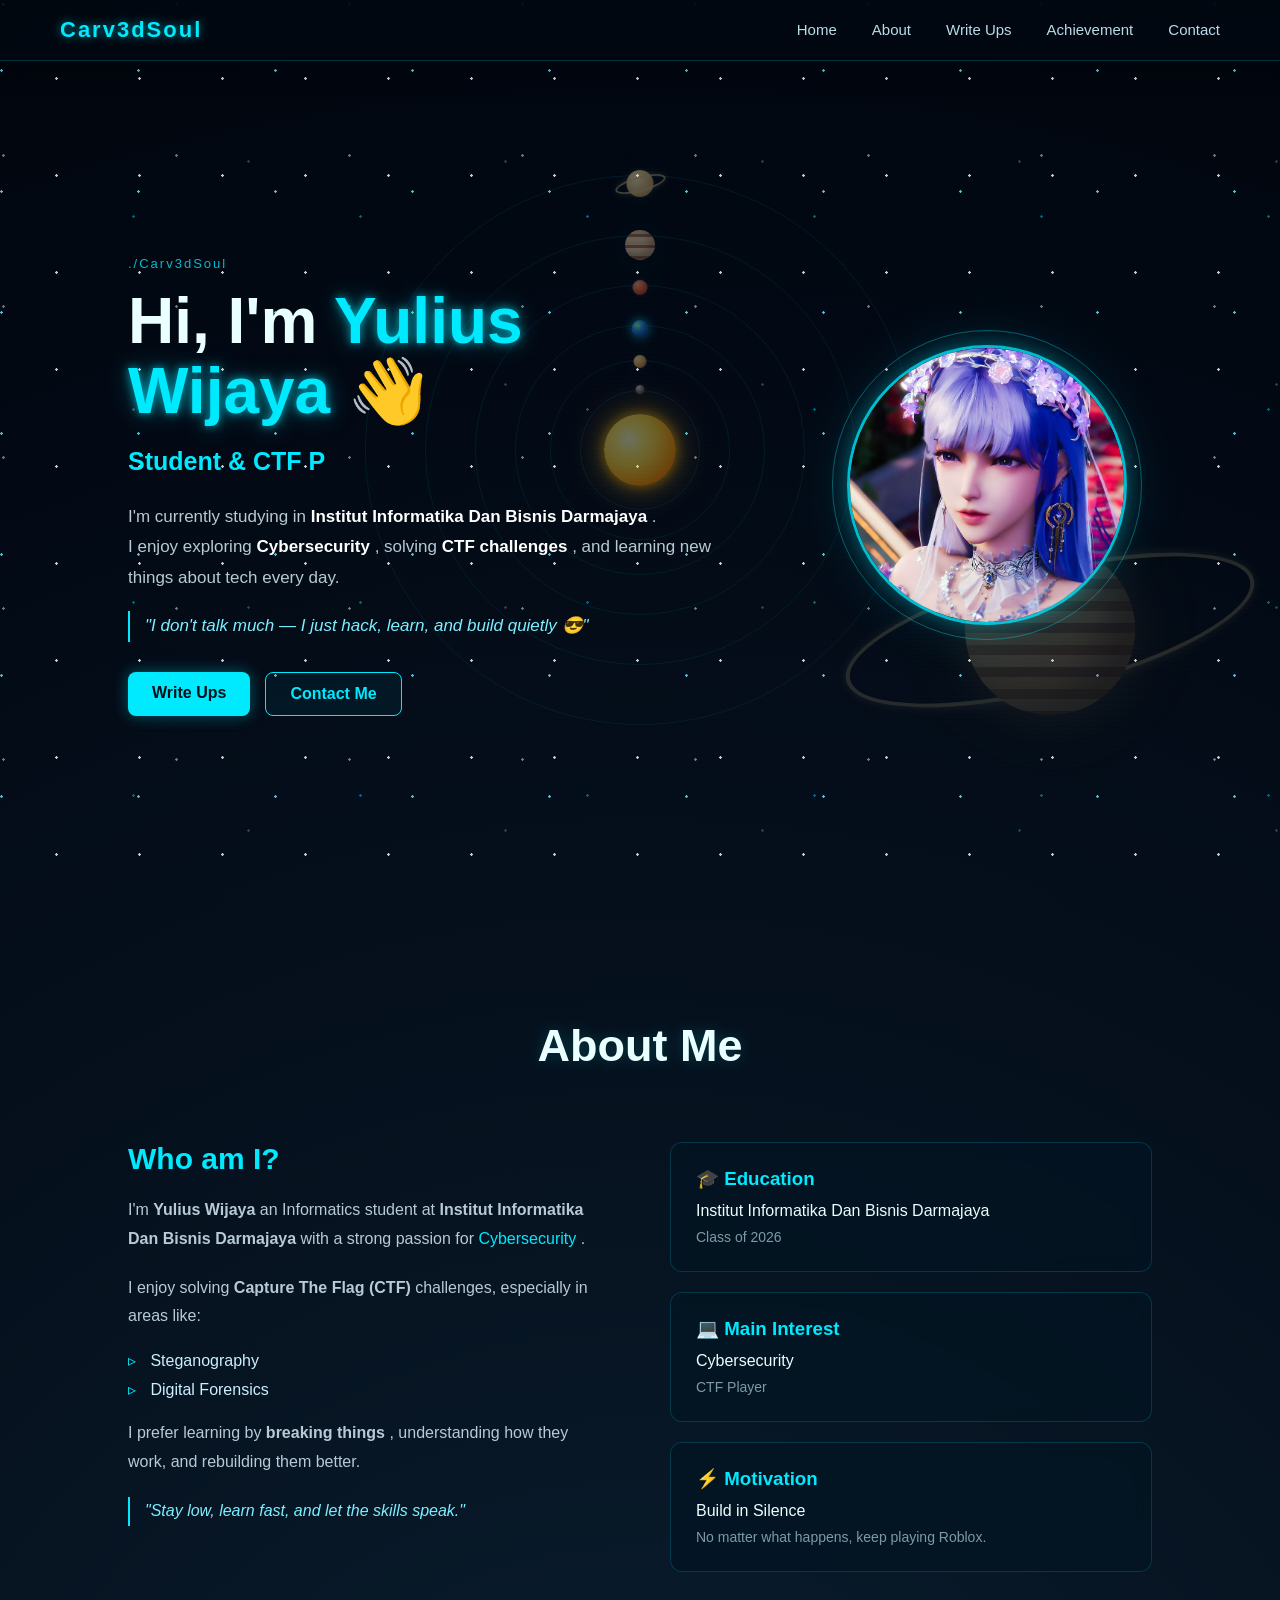
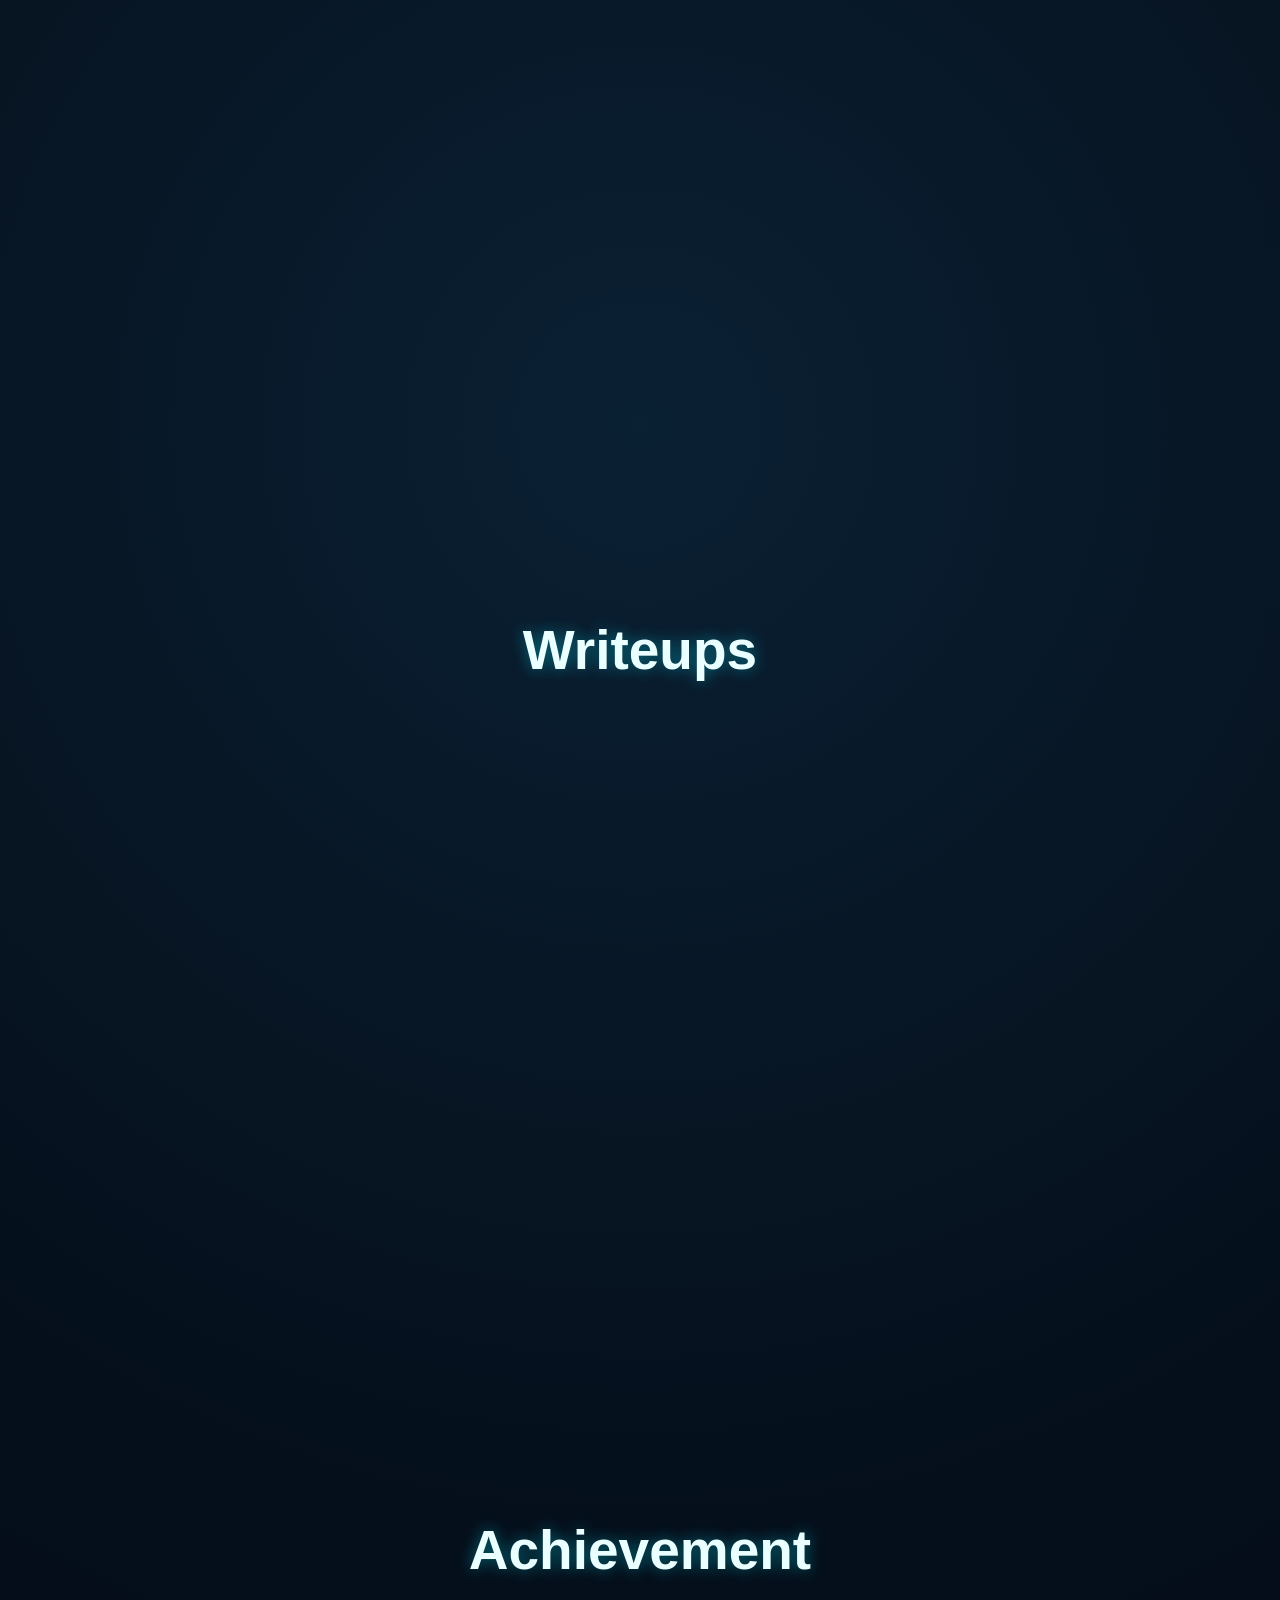
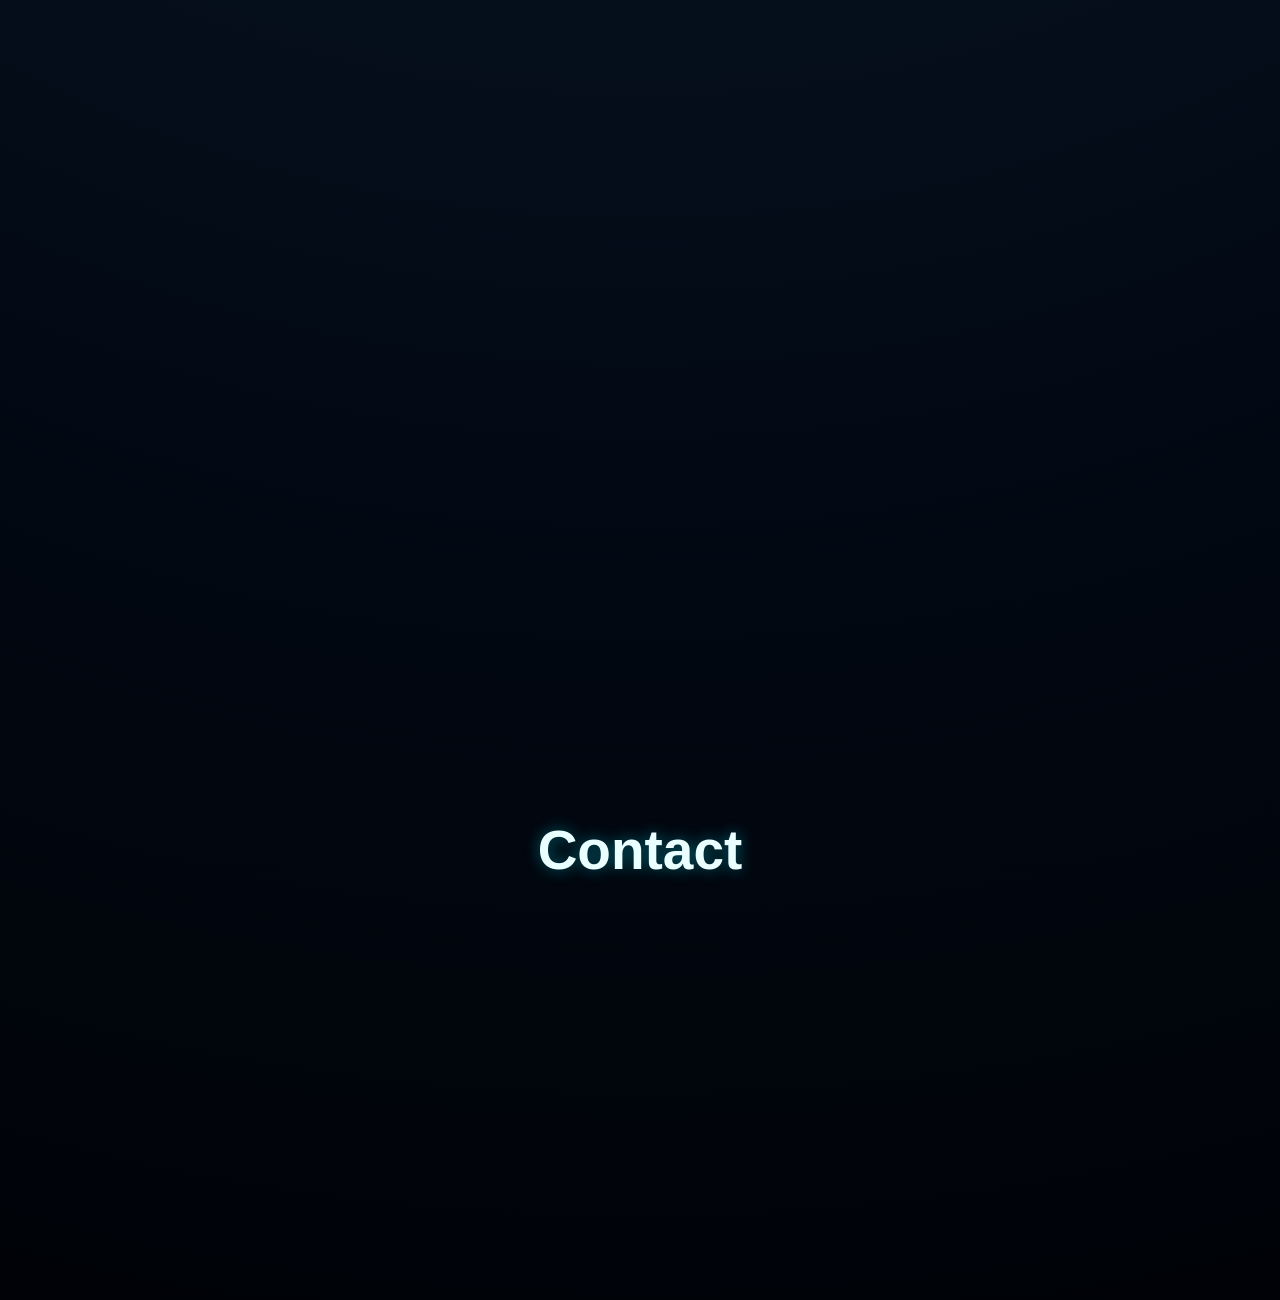
<file: index.html>
<!DOCTYPE html>
<html lang="en">

<head>
    <meta charset="UTF-8">
    <meta name="viewport" content="width=device-width, initial-scale=1.0">

    <title>Carv3dSoul | Julius Wijaya</title>

    <link rel="stylesheet" href="../css/home.css">
</head>

<body>
    <div class="space-background">

        <div class="stars stars-1"></div>
        <div class="stars stars-2"></div>
        <div class="stars stars-3"></div>

        <div class="scanlines"></div>

        <div class="space-object satellite satellite-1">
            <span></span>
            <i></i>
        </div>

        <div class="space-object asteroid asteroid-1"></div>
        <div class="space-object asteroid asteroid-2"></div>

        <div class="big-saturn">

            <div class="saturn-glow"></div>

            <div class="saturn-body">

                <div class="saturn-line line-1"></div>
                <div class="saturn-line line-2"></div>
                <div class="saturn-line line-3"></div>
                <div class="saturn-line line-4"></div>

            </div>

            <div class="saturn-ring ring-back"></div>
            <div class="saturn-ring ring-front"></div>

        </div>

        <div class="solar-system">

            <div class="sun"></div>


            <div class="orbit orbit-1">
                <div class="planet mercury"></div>
            </div>


            <div class="orbit orbit-2">
                <div class="planet venus"></div>
            </div>


            <div class="orbit orbit-3">
                <div class="planet earth">
                    <span class="earth-light"></span>
                </div>
            </div>


            <div class="orbit orbit-4">
                <div class="planet mars"></div>
            </div>


            <div class="orbit orbit-5">
                <div class="planet jupiter"></div>
            </div>


            <div class="orbit orbit-6">
                <div class="planet saturn">

                    <span class="saturn-ring"></span>

                </div>
            </div>

        </div>

    </div>

    <nav class="navbar">

        <div class="navbar-inner">


            <a href="home.html" class="logo">
                Carv3dSoul
            </a>



            <ul class="nav-links">

                <li>
                    <a href="index.html" class="active">
                        Home
                    </a>
                </li>

                <li>
                    <a href="#about">
                        About
                    </a>
                </li>

                <li>
                    <a href="writeup.html">
                        Write Ups
                    </a>
                </li>

                <li>
                    <a href="achievement.html">
                        Achievement
                    </a>
                </li>

                <li>
                    <a href="#contact">
                        Contact
                    </a>
                </li>

            </ul>

        </div>

    </nav>


    <main>



        <section class="hero">

            <div class="hero-text">

                <div class="terminal-label">
                    ./Carv3dSoul
                </div>


                <h1 class="glow">

                    Hi, I'm

                    <span>
                        Yulius Wijaya
                    </span>

                    👋

                </h1>


                <h2 id="typing"></h2>


                <p>

                    I'm currently studying in

                    <b>
                        Institut Informatika Dan Bisnis Darmajaya
                    </b>.

                    <br>

                    I enjoy exploring

                    <b>
                        Cybersecurity
                    </b>,

                    solving

                    <b>
                        CTF challenges
                    </b>,

                    and learning new things about tech every day.

                </p>


                <p class="quote">

                    "I don't talk much — I just hack,
                    learn, and build quietly 😎"

                </p>


                <div class="buttons">

                    <a
                        href="writeup.html"
                        class="btn primary"
                    >
                        Write Ups
                    </a>


                    <a
                        href="#contact"
                        class="btn outline"
                    >
                        Contact Me
                    </a>

                </div>

            </div>



            <div class="hero-img">

                <div class="avatar-ring"></div>

                <img
                    src="../gambar/cai.jpg"
                    alt="Julius Wijaya avatar"
                >

            </div>

        </section>


        <section
            id="about"
            class="about"
        >

            <h1 class="title glow">
                About Me
            </h1>


            <div class="about-container">


                <div class="about-text">

                    <h2>
                        Who am I?
                    </h2>


                    <p>

                        I'm

                        <b>
                            Yulius Wijaya
                        </b>

                        an Informatics student at

                        <b>
                            Institut Informatika Dan Bisnis Darmajaya
                        </b>

                        with a strong passion for

                        <span>
                            Cybersecurity
                        </span>.

                    </p>


                    <p>

                        I enjoy solving

                        <b>
                            Capture The Flag (CTF)
                        </b>

                        challenges, especially in areas like:

                    </p>


                    <ul class="focus">

                        <li>
                            Steganography
                        </li>

                        <li>
                            Digital Forensics
                        </li>

                    </ul>


                    <p>

                        I prefer learning by

                        <b>
                            breaking things
                        </b>,

                        understanding how they work,

                        and rebuilding them better.

                    </p>


                    <p class="quote">

                        "Stay low, learn fast,
                        and let the skills speak."

                    </p>

                </div>



                <div class="about-cards">


                    <div class="card">

                        <h3>
                            🎓 Education
                        </h3>

                        <p>
                            Institut Informatika Dan Bisnis Darmajaya
                        </p>

                        <span>
                            Class of 2026
                        </span>

                    </div>


                    <div class="card">

                        <h3>
                            💻 Main Interest
                        </h3>

                        <p>
                            Cybersecurity
                        </p>

                        <span>
                            CTF Player
                        </span>

                    </div>


                    <div class="card">

                        <h3>
                            ⚡ Motivation
                        </h3>

                        <p>
                            Build in Silence
                        </p>

                        <span>
                            No matter what happens,
                            keep playing Roblox.
                        </span>

                    </div>

                </div>

            </div>

        </section>


        <section
            id="writeups"
            class="section-page"
        >

            <h1>
                Writeups
            </h1>

        </section>


        <section
            id="achievement"
            class="section-page"
        >

            <h1>
                Achievement
            </h1>

        </section>


        <section
            id="contact"
            class="section-page"
        >

            <h1>
                Contact
            </h1>

        </section>

    </main>


    <script src="../javascript/animated.js"></script>

</body>

</html>
</file>
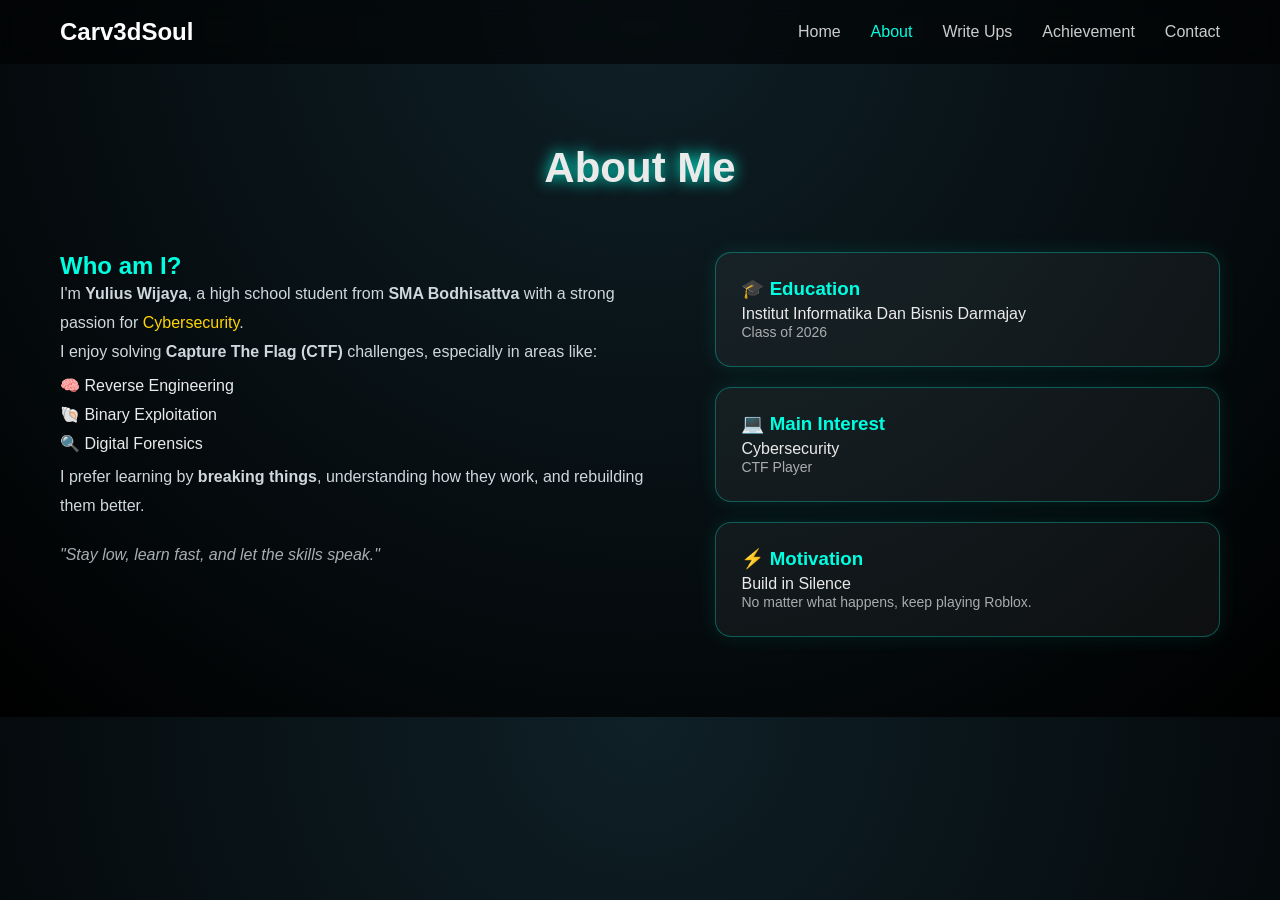
<file: about.html>
<!DOCTYPE html>
<html lang="en">
<head>
  <meta charset="UTF-8" />
  <title>About | Carv3dSoul</title>
  <meta name="viewport" content="width=device-width, initial-scale=1.0" />
  <link rel="stylesheet" href="../css/about.css" />
</head>
<body>

  <nav class="navbar">
    <div class="logo">Carv3dSoul</div>
    <ul>
      <li><a href="home.html">Home</a></li>
      <li><a class="active" href="about.html">About</a></li>
      <li><a href="writeup.html">Write Ups</a></li>
      <li><a href="achievement.html">Achievement</a></li>
      <li><a href="#">Contact</a></li>
    </ul>
  </nav>

  <section class="about">
    <h1 class="title glow">About Me</h1>

    <div class="about-container">

      <div class="about-text">
        <h2>Who am I?</h2>
        <p>
          I'm <b>Yulius Wijaya</b>, a high school student from
          <b>SMA Bodhisattva</b> with a strong passion for
          <span>Cybersecurity</span>.
        </p>

        <p>
          I enjoy solving <b>Capture The Flag (CTF)</b> challenges,
          especially in areas like:
        </p>

        <ul class="focus">
            <li>🧠 Reverse Engineering</li>
            <li>🐚 Binary Exploitation</li>
            <li>🔍 Digital Forensics</li>
        </ul>

        <p>
          I prefer learning by <b>breaking things</b>, understanding how
          they work, and rebuilding them better.
        </p>

        <p class="quote">
          "Stay low, learn fast, and let the skills speak."
        </p>
      </div>

      <div class="about-cards">

        <div class="card">
          <h3>🎓 Education</h3>
          <p>Institut Informatika Dan Bisnis Darmajay</p>
          <span>Class of 2026</span>
        </div>

        <div class="card">
          <h3>💻 Main Interest</h3>
          <p>Cybersecurity</p>
          <span>CTF Player</span>
        </div>

        <div class="card">
          <h3>⚡ Motivation</h3>
          <p>Build in Silence</p>
          <span>No matter what happens, keep playing Roblox.</span>
        </div>

      </div>
    </div>
</body>
</html>
</file>
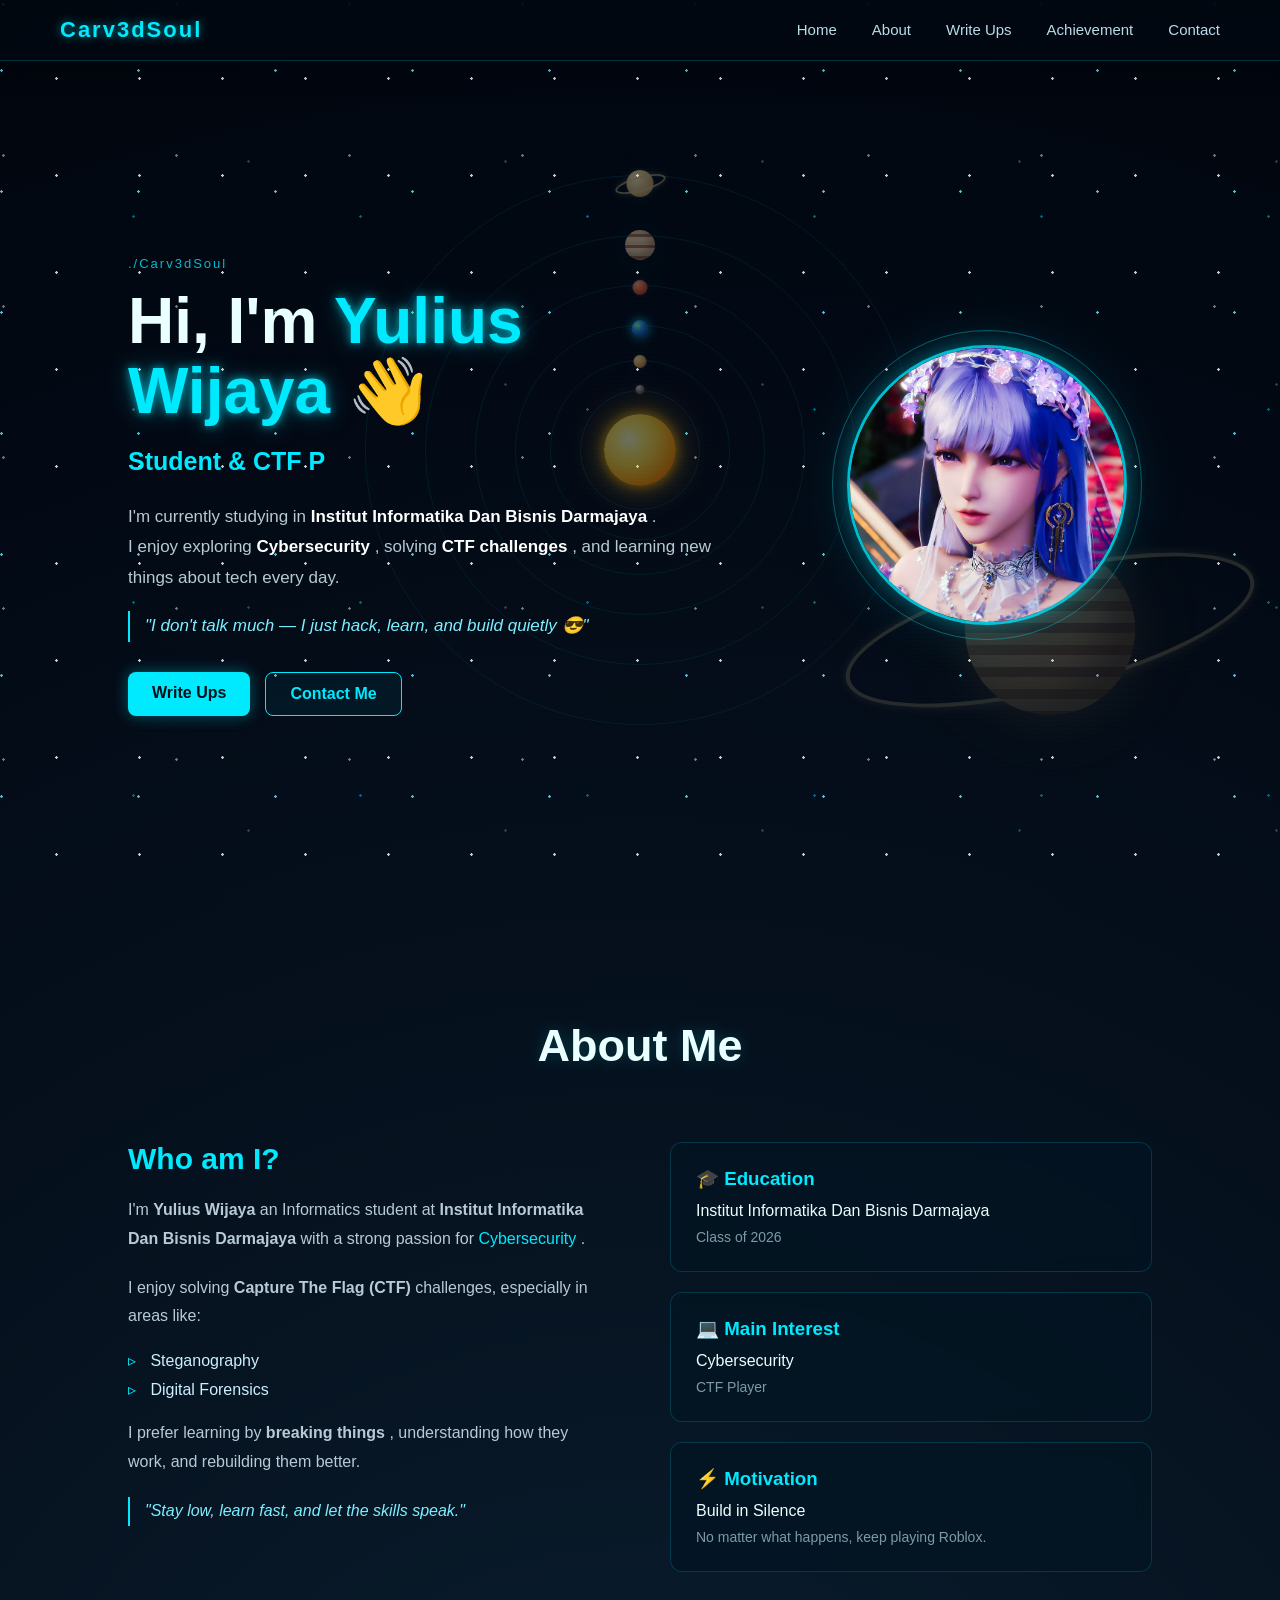
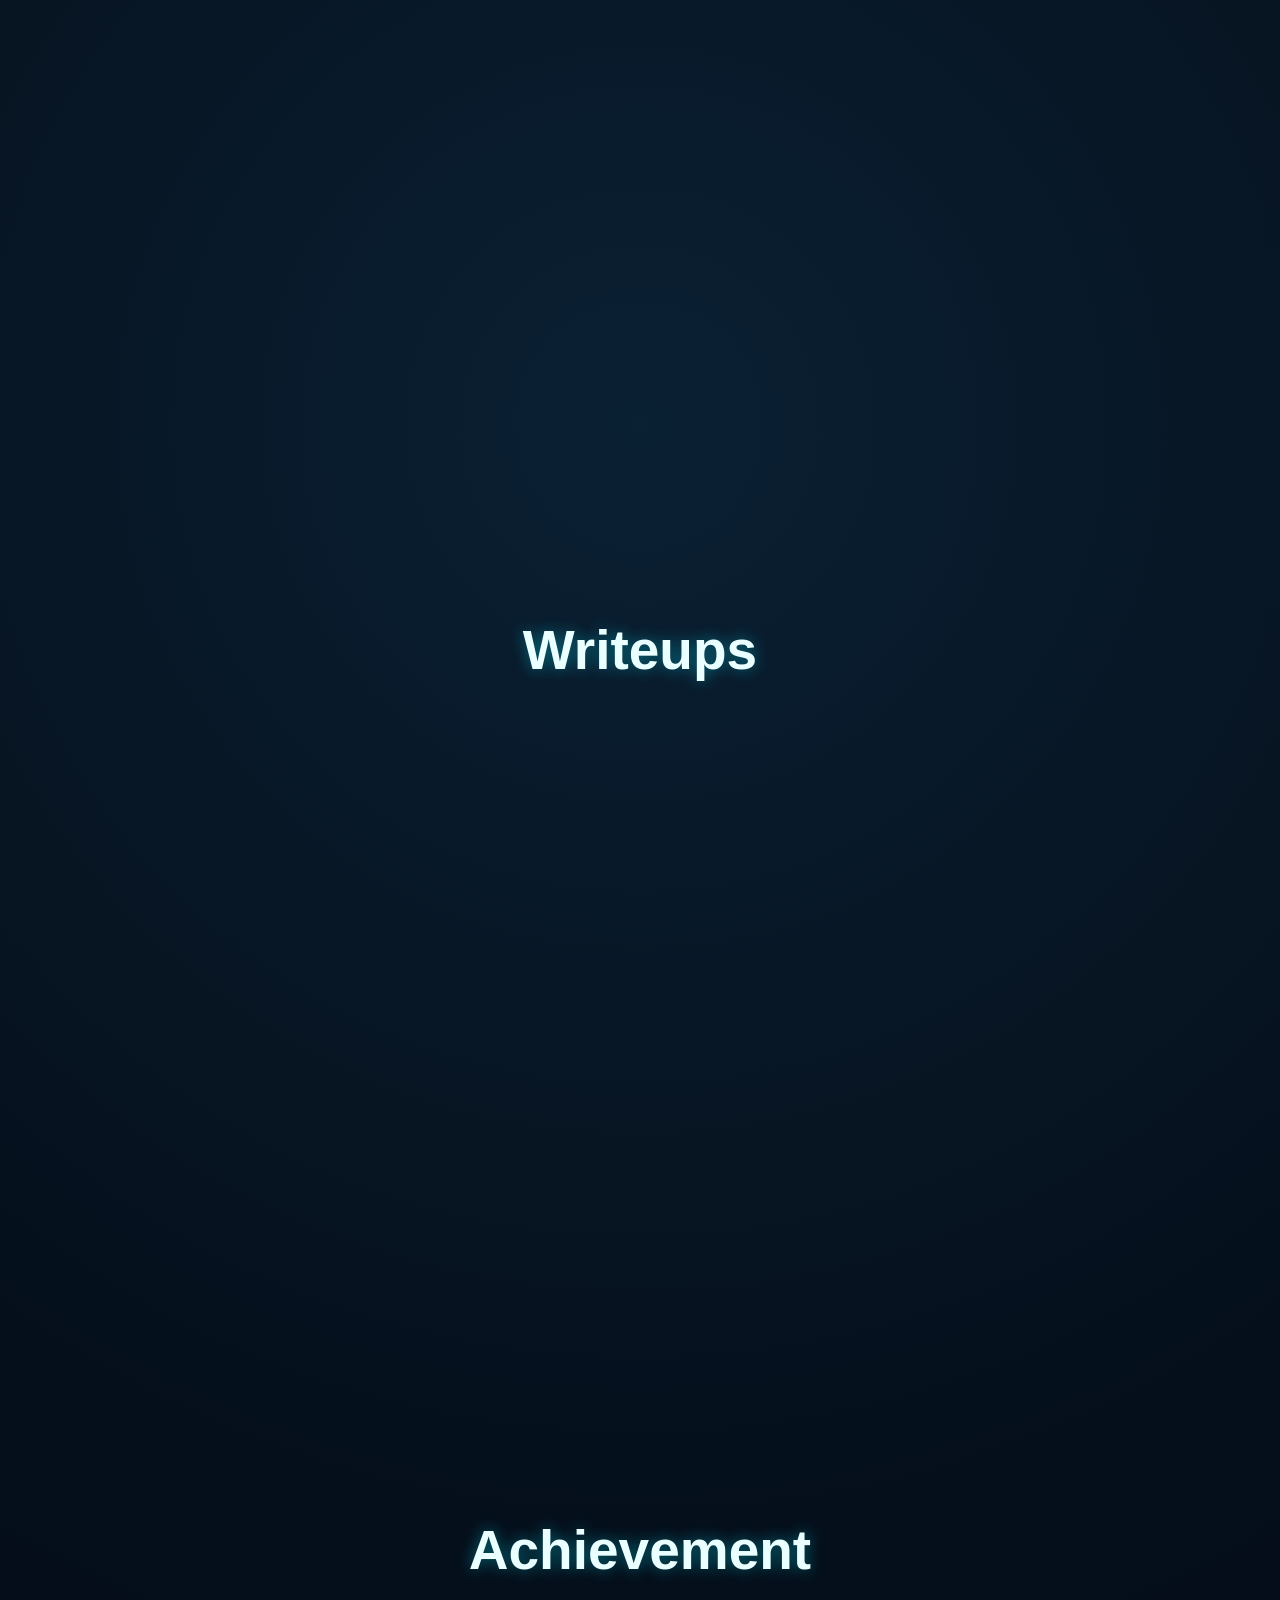
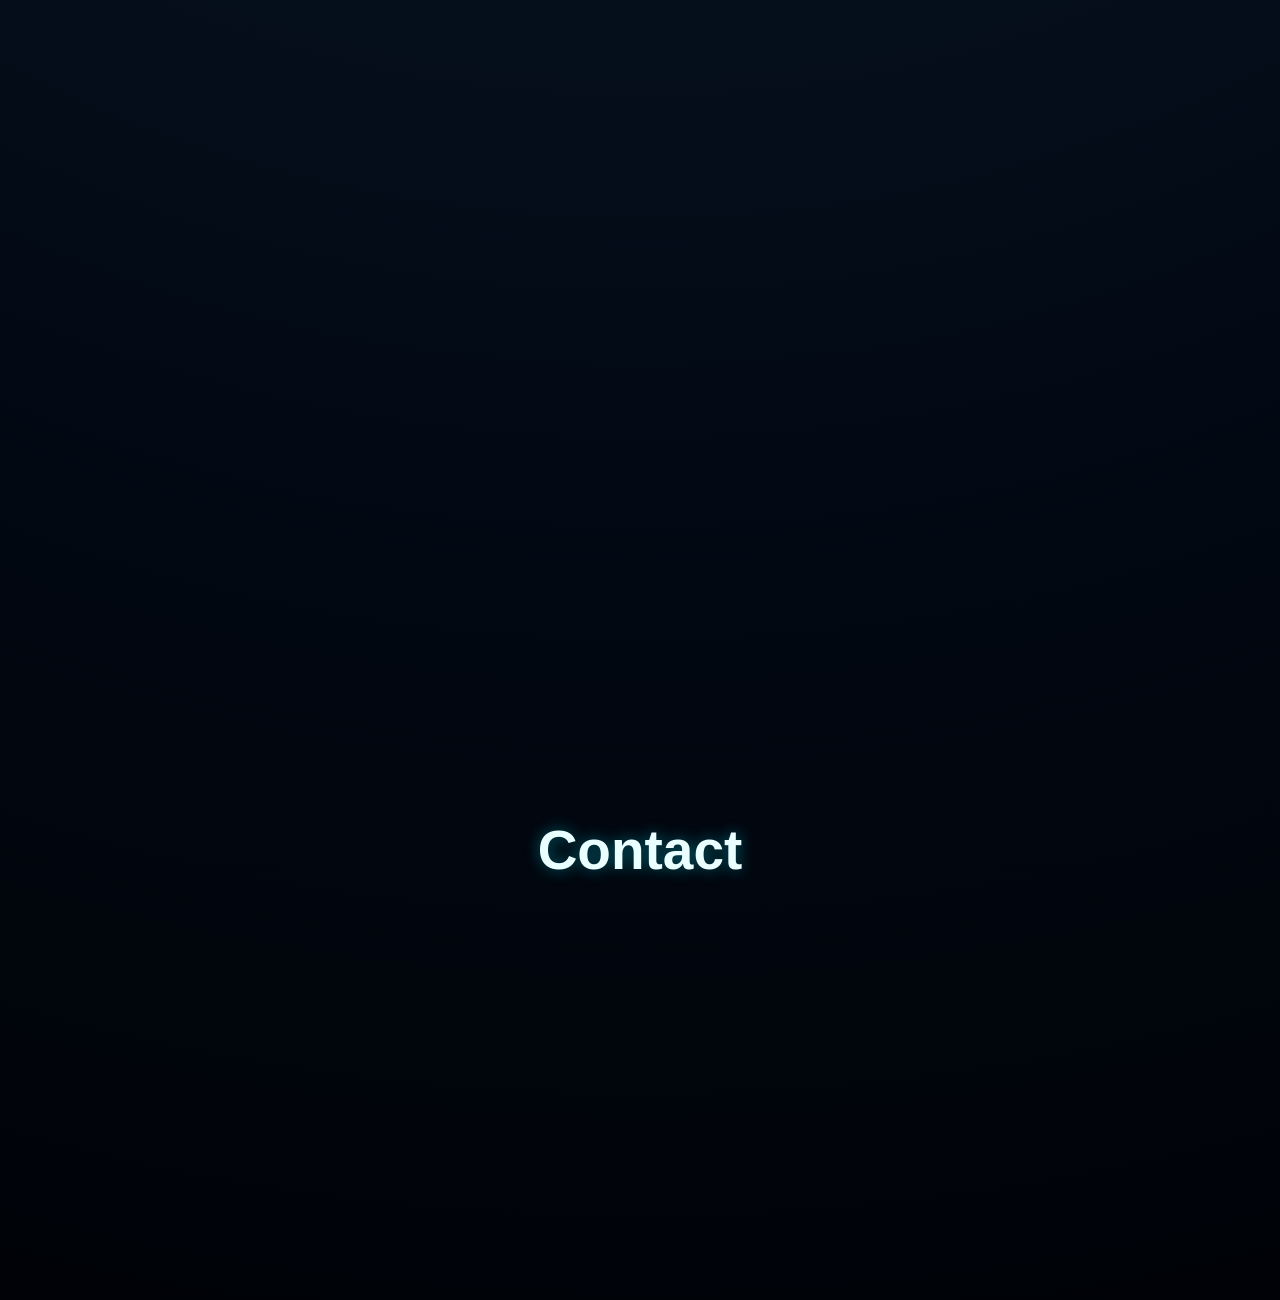
<file: home.html>
<!DOCTYPE html>
<html lang="en">

<head>
    <meta charset="UTF-8">
    <meta name="viewport" content="width=device-width, initial-scale=1.0">

    <title>Carv3dSoul | Julius Wijaya</title>

    <link rel="stylesheet" href="../css/home.css">
</head>

<body>
    <div class="space-background">

        <div class="stars stars-1"></div>
        <div class="stars stars-2"></div>
        <div class="stars stars-3"></div>

        <div class="scanlines"></div>

        <div class="space-object satellite satellite-1">
            <span></span>
            <i></i>
        </div>

        <div class="space-object asteroid asteroid-1"></div>
        <div class="space-object asteroid asteroid-2"></div>

        <div class="big-saturn">

            <div class="saturn-glow"></div>

            <div class="saturn-body">

                <div class="saturn-line line-1"></div>
                <div class="saturn-line line-2"></div>
                <div class="saturn-line line-3"></div>
                <div class="saturn-line line-4"></div>

            </div>

            <div class="saturn-ring ring-back"></div>
            <div class="saturn-ring ring-front"></div>

        </div>

        <div class="solar-system">

            <div class="sun"></div>


            <div class="orbit orbit-1">
                <div class="planet mercury"></div>
            </div>


            <div class="orbit orbit-2">
                <div class="planet venus"></div>
            </div>


            <div class="orbit orbit-3">
                <div class="planet earth">
                    <span class="earth-light"></span>
                </div>
            </div>


            <div class="orbit orbit-4">
                <div class="planet mars"></div>
            </div>


            <div class="orbit orbit-5">
                <div class="planet jupiter"></div>
            </div>


            <div class="orbit orbit-6">
                <div class="planet saturn">

                    <span class="saturn-ring"></span>

                </div>
            </div>

        </div>

    </div>

    <nav class="navbar">

        <div class="navbar-inner">


            <a href="home.html" class="logo">
                Carv3dSoul
            </a>



            <ul class="nav-links">

                <li>
                    <a href="home.html" class="active">
                        Home
                    </a>
                </li>

                <li>
                    <a href="#about">
                        About
                    </a>
                </li>

                <li>
                    <a href="writeup.html">
                        Write Ups
                    </a>
                </li>

                <li>
                    <a href="achievement.html">
                        Achievement
                    </a>
                </li>

                <li>
                    <a href="#contact">
                        Contact
                    </a>
                </li>

            </ul>

        </div>

    </nav>


    <main>



        <section class="hero">

            <div class="hero-text">

                <div class="terminal-label">
                    ./Carv3dSoul
                </div>


                <h1 class="glow">

                    Hi, I'm

                    <span>
                        Yulius Wijaya
                    </span>

                    👋

                </h1>


                <h2 id="typing"></h2>


                <p>

                    I'm currently studying in

                    <b>
                        Institut Informatika Dan Bisnis Darmajaya
                    </b>.

                    <br>

                    I enjoy exploring

                    <b>
                        Cybersecurity
                    </b>,

                    solving

                    <b>
                        CTF challenges
                    </b>,

                    and learning new things about tech every day.

                </p>


                <p class="quote">

                    "I don't talk much — I just hack,
                    learn, and build quietly 😎"

                </p>


                <div class="buttons">

                    <a
                        href="writeup.html"
                        class="btn primary"
                    >
                        Write Ups
                    </a>


                    <a
                        href="#contact"
                        class="btn outline"
                    >
                        Contact Me
                    </a>

                </div>

            </div>



            <div class="hero-img">

                <div class="avatar-ring"></div>

                <img
                    src="../gambar/cai.jpg"
                    alt="Julius Wijaya avatar"
                >

            </div>

        </section>


        <section
            id="about"
            class="about"
        >

            <h1 class="title glow">
                About Me
            </h1>


            <div class="about-container">


                <div class="about-text">

                    <h2>
                        Who am I?
                    </h2>


                    <p>

                        I'm

                        <b>
                            Yulius Wijaya
                        </b>

                        an Informatics student at

                        <b>
                            Institut Informatika Dan Bisnis Darmajaya
                        </b>

                        with a strong passion for

                        <span>
                            Cybersecurity
                        </span>.

                    </p>


                    <p>

                        I enjoy solving

                        <b>
                            Capture The Flag (CTF)
                        </b>

                        challenges, especially in areas like:

                    </p>


                    <ul class="focus">

                        <li>
                            Steganography
                        </li>

                        <li>
                            Digital Forensics
                        </li>

                    </ul>


                    <p>

                        I prefer learning by

                        <b>
                            breaking things
                        </b>,

                        understanding how they work,

                        and rebuilding them better.

                    </p>


                    <p class="quote">

                        "Stay low, learn fast,
                        and let the skills speak."

                    </p>

                </div>



                <div class="about-cards">


                    <div class="card">

                        <h3>
                            🎓 Education
                        </h3>

                        <p>
                            Institut Informatika Dan Bisnis Darmajaya
                        </p>

                        <span>
                            Class of 2026
                        </span>

                    </div>


                    <div class="card">

                        <h3>
                            💻 Main Interest
                        </h3>

                        <p>
                            Cybersecurity
                        </p>

                        <span>
                            CTF Player
                        </span>

                    </div>


                    <div class="card">

                        <h3>
                            ⚡ Motivation
                        </h3>

                        <p>
                            Build in Silence
                        </p>

                        <span>
                            No matter what happens,
                            keep playing Roblox.
                        </span>

                    </div>

                </div>

            </div>

        </section>


        <section
            id="writeups"
            class="section-page"
        >

            <h1>
                Writeups
            </h1>

        </section>


        <section
            id="achievement"
            class="section-page"
        >

            <h1>
                Achievement
            </h1>

        </section>


        <section
            id="contact"
            class="section-page"
        >

            <h1>
                Contact
            </h1>

        </section>

    </main>


    <script src="../javascript/animated.js"></script>

</body>

</html>
</file>
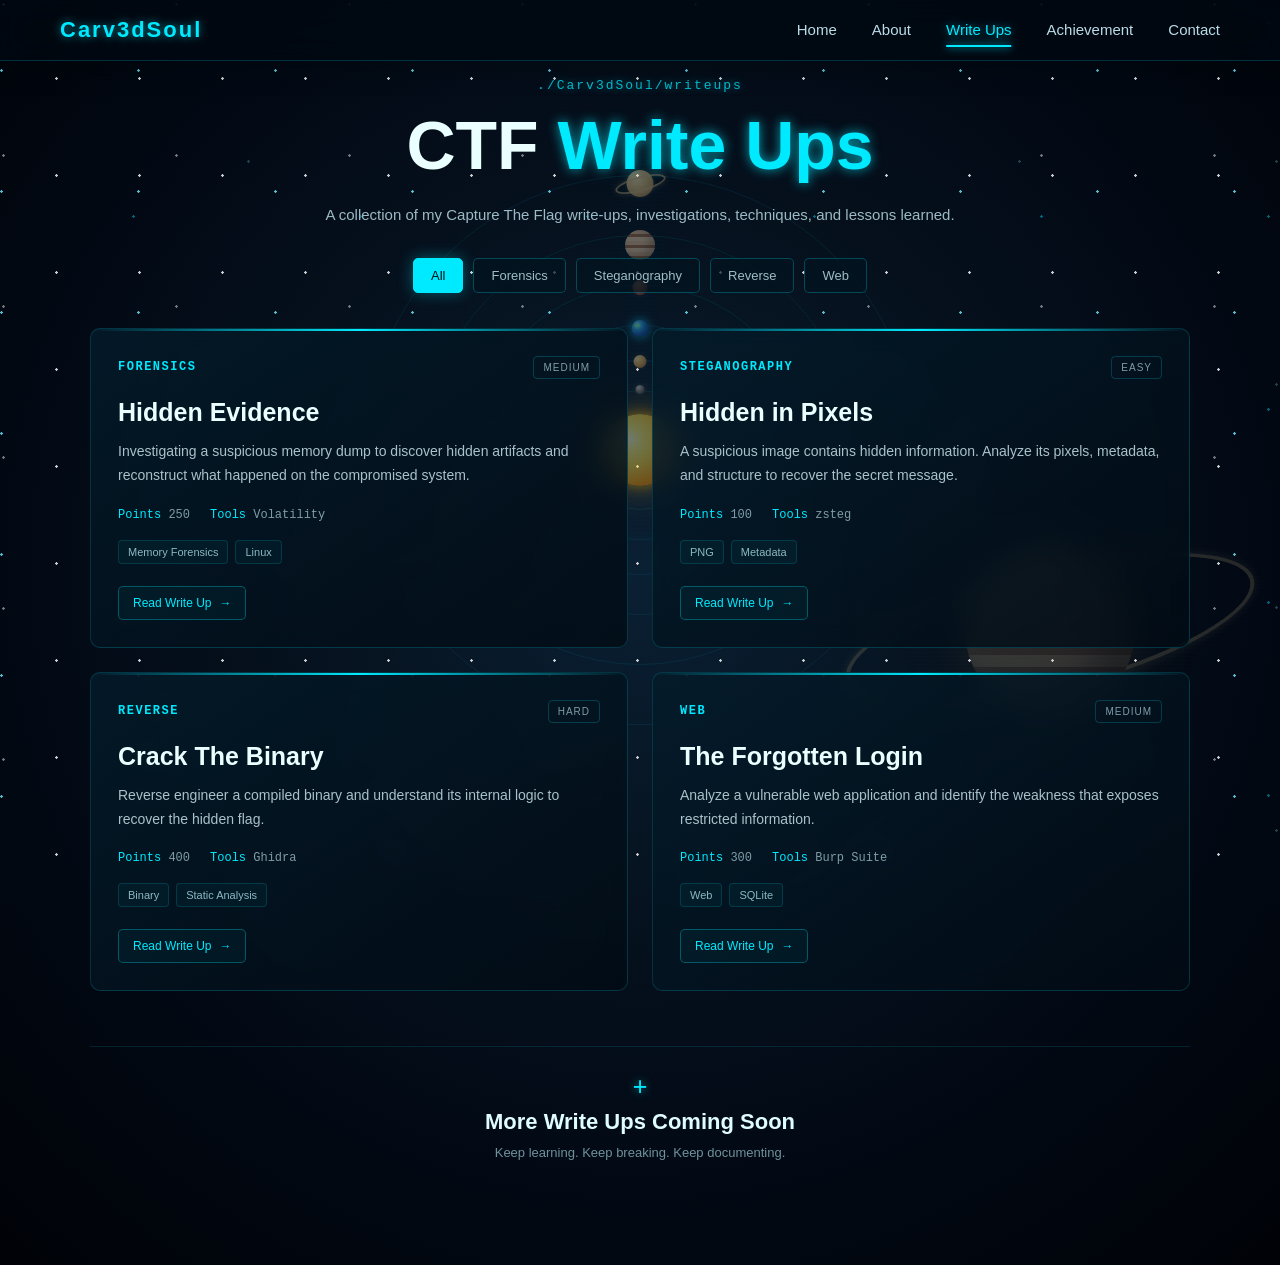
<file: writeup.html>
<!DOCTYPE html>
<html lang="en">

<head>

    <meta charset="UTF-8">

    <meta
        name="viewport"
        content="width=device-width, initial-scale=1.0"
    >

    <title>Write Ups | Carv3dSoul</title>

    <link
        rel="stylesheet"
        href="../css/writeup.css"
    >

</head>


<body>


    <!-- =====================================================
         SPACE BACKGROUND
    ====================================================== -->

    <div class="space-background">

        <div class="stars stars-1"></div>
        <div class="stars stars-2"></div>
        <div class="stars stars-3"></div>

        <div class="scanlines"></div>


        <!-- BIG SATURN -->

        <div class="big-saturn">

            <div class="saturn-glow"></div>

            <div class="saturn-body">

                <div class="saturn-line line-1"></div>
                <div class="saturn-line line-2"></div>
                <div class="saturn-line line-3"></div>
                <div class="saturn-line line-4"></div>

            </div>

            <div class="saturn-ring ring-back"></div>
            <div class="saturn-ring ring-front"></div>

        </div>


        <!-- SOLAR SYSTEM -->

        <div class="solar-system">

            <div class="sun"></div>


            <div class="orbit orbit-1">
                <div class="planet mercury"></div>
            </div>


            <div class="orbit orbit-2">
                <div class="planet venus"></div>
            </div>


            <div class="orbit orbit-3">

                <div class="planet earth">

                    <span class="earth-light"></span>

                </div>

            </div>


            <div class="orbit orbit-4">
                <div class="planet mars"></div>
            </div>


            <div class="orbit orbit-5">
                <div class="planet jupiter"></div>
            </div>


            <div class="orbit orbit-6">

                <div class="planet saturn">

                    <span class="saturn-ring"></span>

                </div>

            </div>

        </div>

    </div>



    <!-- =====================================================
         NAVBAR
    ====================================================== -->

    <nav class="navbar">

        <div class="navbar-inner">


            <a
                href="index.html"
                class="logo"
            >
                Carv3dSoul
            </a>


            <ul class="nav-links">

                <li>
                    <a href="index.html">
                        Home
                    </a>
                </li>


                <li>
                    <a href="home.html#about">
                        About
                    </a>
                </li>


                <li>
                    <a
                        href="writeup.html"
                        class="active"
                    >
                        Write Ups
                    </a>
                </li>


                <li>
                    <a href="achievement.html">
                        Achievement
                    </a>
                </li>


                <li>
                    <a href="home.html#contact">
                        Contact
                    </a>
                </li>

            </ul>

        </div>

    </nav>



    <!-- =====================================================
         MAIN
    ====================================================== -->

    <main>


        <!-- =================================================
             WRITE UP HEADER
        ================================================== -->

        <section class="writeup-header">

            <div class="terminal-label">
                ./Carv3dSoul/writeups
            </div>


            <h1>

                CTF

                <span>
                    Write Ups
                </span>

            </h1>


            <p>

                A collection of my Capture The Flag
                write-ups, investigations, techniques,
                and lessons learned.

            </p>

        </section>



        <!-- =================================================
             CATEGORY FILTER
        ================================================== -->

        <section class="writeup-filter">

            <button
                class="filter active"
                data-filter="all"
            >
                All
            </button>


            <button
                class="filter"
                data-filter="forensics"
            >
                Forensics
            </button>


            <button
                class="filter"
                data-filter="steganography"
            >
                Steganography
            </button>


            <button
                class="filter"
                data-filter="reverse"
            >
                Reverse
            </button>


            <button
                class="filter"
                data-filter="web"
            >
                Web
            </button>

        </section>



        <!-- =================================================
             WRITE UP CARDS
        ================================================== -->

        <section class="writeup-grid">


            <!-- =============================================
                 CARD
            ============================================== -->

            <article
                class="writeup-card"
                data-category="forensics"
            >

                <div class="writeup-top">

                    <span class="category">
                        FORENSICS
                    </span>

                    <span class="difficulty medium">
                        MEDIUM
                    </span>

                </div>


                <h2>
                    Hidden Evidence
                </h2>


                <p>

                    Investigating a suspicious memory
                    dump to discover hidden artifacts
                    and reconstruct what happened on
                    the compromised system.

                </p>


                <div class="writeup-meta">

                    <span>
                        <b>Points</b>
                        250
                    </span>

                    <span>
                        <b>Tools</b>
                        Volatility
                    </span>

                </div>


                <div class="writeup-tags">

                    <span>
                        Memory Forensics
                    </span>

                    <span>
                        Linux
                    </span>

                </div>


                <a
                    href="#"
                    class="read-writeup"
                >

                    Read Write Up

                    <span>
                        →
                    </span>

                </a>

            </article>



            <!-- =============================================
                 CARD
            ============================================== -->

            <article
                class="writeup-card"
                data-category="steganography"
            >

                <div class="writeup-top">

                    <span class="category stego">
                        STEGANOGRAPHY
                    </span>

                    <span class="difficulty easy">
                        EASY
                    </span>

                </div>


                <h2>
                    Hidden in Pixels
                </h2>


                <p>

                    A suspicious image contains hidden
                    information. Analyze its pixels,
                    metadata, and structure to recover
                    the secret message.

                </p>


                <div class="writeup-meta">

                    <span>
                        <b>Points</b>
                        100
                    </span>

                    <span>
                        <b>Tools</b>
                        zsteg
                    </span>

                </div>


                <div class="writeup-tags">

                    <span>
                        PNG
                    </span>

                    <span>
                        Metadata
                    </span>

                </div>


                <a
                    href="#"
                    class="read-writeup"
                >

                    Read Write Up

                    <span>
                        →
                    </span>

                </a>

            </article>



            <!-- =============================================
                 CARD
            ============================================== -->

            <article
                class="writeup-card"
                data-category="reverse"
            >

                <div class="writeup-top">

                    <span class="category reverse">
                        REVERSE
                    </span>

                    <span class="difficulty hard">
                        HARD
                    </span>

                </div>


                <h2>
                    Crack The Binary
                </h2>


                <p>

                    Reverse engineer a compiled binary
                    and understand its internal logic
                    to recover the hidden flag.

                </p>


                <div class="writeup-meta">

                    <span>
                        <b>Points</b>
                        400
                    </span>

                    <span>
                        <b>Tools</b>
                        Ghidra
                    </span>

                </div>


                <div class="writeup-tags">

                    <span>
                        Binary
                    </span>

                    <span>
                        Static Analysis
                    </span>

                </div>


                <a
                    href="#"
                    class="read-writeup"
                >

                    Read Write Up

                    <span>
                        →
                    </span>

                </a>

            </article>



            <!-- =============================================
                 CARD
            ============================================== -->

            <article
                class="writeup-card"
                data-category="web"
            >

                <div class="writeup-top">

                    <span class="category web">
                        WEB
                    </span>

                    <span class="difficulty medium">
                        MEDIUM
                    </span>

                </div>


                <h2>
                    The Forgotten Login
                </h2>


                <p>

                    Analyze a vulnerable web application
                    and identify the weakness that exposes
                    restricted information.

                </p>


                <div class="writeup-meta">

                    <span>
                        <b>Points</b>
                        300
                    </span>

                    <span>
                        <b>Tools</b>
                        Burp Suite
                    </span>

                </div>


                <div class="writeup-tags">

                    <span>
                        Web
                    </span>

                    <span>
                        SQLite
                    </span>

                </div>


                <a
                    href="#"
                    class="read-writeup"
                >

                    Read Write Up

                    <span>
                        →
                    </span>

                </a>

            </article>


        </section>



        <!-- =================================================
             FOOTER MESSAGE
        ================================================== -->

        <section class="writeup-footer">

            <div class="footer-symbol">
                +
            </div>

            <h2>
                More Write Ups Coming Soon
            </h2>

            <p>
                Keep learning. Keep breaking.
                Keep documenting.
            </p>

        </section>


    </main>


    <script src="../javascript/writeup.js"></script>

</body>

</html>
</file>
<file: css/home.css>
/* =========================================================
   CARV3DSOUL PORTFOLIO
   SPACE / CYBER THEME
   ========================================================= */


/* =========================================================
   RESET
   ========================================================= */

* {
    margin: 0;
    padding: 0;
    box-sizing: border-box;
}

html {
    scroll-behavior: smooth;
}

body {
    position: relative;
    min-height: 100vh;
    overflow-x: hidden;

    font-family:
        Arial,
        Helvetica,
        sans-serif;

    color: #eaffff;

    background:
        radial-gradient(
            circle at 50% 45%,
            #0a2033 0%,
            #06121f 35%,
            #020914 65%,
            #000207 100%
        );
}


/* =========================================================
   SPACE BACKGROUND
   ========================================================= */

.space-background {
    position: fixed;
    inset: 0;

    width: 100%;
    height: 100%;

    overflow: hidden;

    pointer-events: none;

    z-index: 0;
}


/* =========================================================
   STARS
   ========================================================= */

.stars {
    position: absolute;
    inset: 0;

    width: 100%;
    height: 100%;
}


/* ---------- STAR LAYER 1 ---------- */

.stars-1 {
    opacity: 0.8;

    background-image:
        radial-gradient(
            circle,
            #ffffff 1px,
            transparent 1.5px
        ),
        radial-gradient(
            circle,
            #72eaff 1px,
            transparent 1.5px
        );

    background-size:
        83px 97px,
        137px 121px;

    background-position:
        15px 30px,
        70px 10px;

    animation:
        starsMove1
        35s
        linear
        infinite;
}


/* ---------- STAR LAYER 2 ---------- */

.stars-2 {
    opacity: 0.45;

    background-image:
        radial-gradient(
            circle,
            #ffffff 1px,
            transparent 1.5px
        ),
        radial-gradient(
            circle,
            #00d9ff 1px,
            transparent 1.5px
        );

    background-size:
        173px 151px,
        227px 193px;

    background-position:
        90px 80px,
        20px 120px;

    animation:
        starsMove2
        55s
        linear
        infinite;
}


/* ---------- STAR LAYER 3 ---------- */

.stars-3 {
    opacity: 0.25;

    background-image:
        radial-gradient(
            circle,
            #8deaff 1px,
            transparent 1.5px
        );

    background-size:
        257px 223px;

    background-position:
        120px 50px;

    animation:
        starsMove3
        90s
        linear
        infinite;
}


/* =========================================================
   STAR ANIMATION
   ========================================================= */

@keyframes starsMove1 {

    from {
        transform: translate3d(0, 0, 0);
    }

    to {
        transform: translate3d(0, 40px, 0);
    }
}


@keyframes starsMove2 {

    from {
        transform: translate3d(0, 0, 0);
    }

    to {
        transform: translate3d(-40px, 60px, 0);
    }
}


@keyframes starsMove3 {

    from {
        transform: translate3d(0, 0, 0);
    }

    to {
        transform: translate3d(30px, -50px, 0);
    }
}


/* =========================================================
   SCANLINES
   ========================================================= */

.scanlines {
    position: absolute;
    inset: 0;

    background:
        repeating-linear-gradient(
            to bottom,
            rgba(255, 255, 255, 0.025) 0px,
            rgba(255, 255, 255, 0.025) 1px,
            transparent 1px,
            transparent 4px
        );

    opacity: 0.25;
}


/* =========================================================
   SOLAR SYSTEM
   ========================================================= */

.solar-system {
    position: absolute;

    left: 50%;
    top: 50%;

    width: 20px;
    height: 20px;

    transform:
        translate(-50%, -50%);

    z-index: 1;

    opacity: 0.42;

    filter:
        drop-shadow(
            0 0 15px
            rgba(0, 220, 255, 0.12)
        );
}


/* =========================================================
   SUN
   ========================================================= */

.sun {
    position: absolute;

    left: 50%;
    top: 50%;

    width: 72px;
    height: 72px;

    transform:
        translate(-50%, -50%);

    border-radius: 50%;

    background:
        radial-gradient(
            circle at 35% 35%,
            #fffbd0 0%,
            #fff176 18%,
            #ffd83d 40%,
            #ff9d00 68%,
            #ff4d00 100%
        );

    box-shadow:
        0 0 12px #ffb300,
        0 0 30px rgba(255, 170, 0, 0.65),
        0 0 65px rgba(255, 100, 0, 0.3);

    animation:
        sunPulse
        3s
        ease-in-out
        infinite;

    z-index: 10;
}


@keyframes sunPulse {

    0%,
    100% {
        transform:
            translate(-50%, -50%)
            scale(1);
    }

    50% {
        transform:
            translate(-50%, -50%)
            scale(1.06);
    }
}


/* =========================================================
   ORBITS
   ========================================================= */

.orbit {
    position: absolute;

    left: 50%;
    top: 50%;

    border:
        1px solid
        rgba(0, 220, 255, 0.2);

    border-radius: 50%;

    transform:
        translate(-50%, -50%);

    animation:
        orbitRotation
        linear
        infinite;

    transform-origin:
        center center;
}


/* ---------- ORBIT 1 ---------- */

.orbit-1 {
    width: 120px;
    height: 120px;

    animation-duration: 6s;
}


/* ---------- ORBIT 2 ---------- */

.orbit-2 {
    width: 180px;
    height: 180px;

    animation-duration: 9s;
}


/* ---------- ORBIT 3 ---------- */

.orbit-3 {
    width: 250px;
    height: 250px;

    animation-duration: 12s;
}


/* ---------- ORBIT 4 ---------- */

.orbit-4 {
    width: 330px;
    height: 330px;

    animation-duration: 16s;
}


/* ---------- ORBIT 5 ---------- */

.orbit-5 {
    width: 430px;
    height: 430px;

    animation-duration: 22s;
}


/* ---------- ORBIT 6 ---------- */

.orbit-6 {
    width: 550px;
    height: 550px;

    animation-duration: 29s;
}


/* =========================================================
   ORBIT ANIMATION
   ========================================================= */

@keyframes orbitRotation {

    from {
        transform:
            translate(-50%, -50%)
            rotate(0deg);
    }

    to {
        transform:
            translate(-50%, -50%)
            rotate(360deg);
    }
}


/* =========================================================
   PLANETS
   ========================================================= */

.planet {
    position: absolute;

    left: 50%;
    top: -6px;

    transform:
        translateX(-50%);

    border-radius: 50%;

    box-shadow:
        0 0 5px
        rgba(255, 255, 255, 0.15);
}


/* =========================================================
   MERCURY
   ========================================================= */

.mercury {
    width: 9px;
    height: 9px;

    background:
        radial-gradient(
            circle at 35% 30%,
            #d9d9d9,
            #777,
            #333
        );
}


/* =========================================================
   VENUS
   ========================================================= */

.venus {
    width: 13px;
    height: 13px;

    background:
        radial-gradient(
            circle at 30% 30%,
            #ffe7a0,
            #e0aa54,
            #8b5423
        );
}


/* =========================================================
   EARTH
   ========================================================= */

.earth {
    width: 17px;
    height: 17px;

    background:
        radial-gradient(
            circle at 35% 30%,
            #8fffff 0%,
            #27a9e8 30%,
            #1765c0 55%,
            #062b78 100%
        );

    box-shadow:
        0 0 8px
        rgba(0, 220, 255, 0.8),
        0 0 14px
        rgba(0, 180, 255, 0.25);
}


/* Earth land */

.earth-light {
    position: absolute;

    width: 5px;
    height: 3px;

    left: 3px;
    top: 4px;

    background: #6dffbd;

    border-radius: 2px;
}


/* =========================================================
   MARS
   ========================================================= */

.mars {
    width: 15px;
    height: 15px;

    background:
        radial-gradient(
            circle at 35% 30%,
            #ffae7d,
            #d94e2e 60%,
            #641c19 100%
        );
}


/* =========================================================
   JUPITER
   ========================================================= */

.jupiter {
    width: 30px;
    height: 30px;

    background:
        repeating-linear-gradient(
            to bottom,
            #e9c7a0 0px,
            #e9c7a0 4px,
            #a87552 4px,
            #a87552 7px,
            #f1d5b1 7px,
            #f1d5b1 11px
        );

    box-shadow:
        inset -5px -4px 8px
        rgba(50, 20, 10, 0.3);
}


/* =========================================================
   SATURN PLANET
   ========================================================= */

.saturn {
    width: 27px;
    height: 27px;

    background:
        radial-gradient(
            circle at 35% 30%,
            #fff0ba,
            #c7a76a 65%,
            #856b3e 100%
        );
}


/* =========================================================
   SMALL SATURN RING
   ========================================================= */

.saturn .saturn-ring {
    position: absolute;

    left: 50%;
    top: 50%;

    width: 52px;
    height: 15px;

    transform:
        translate(-50%, -50%)
        rotate(-15deg);

    border:
        2px solid
        rgba(220, 195, 145, 0.7);

    border-radius: 50%;

    box-shadow:
        0 0 6px
        rgba(255, 220, 160, 0.25);

    z-index: -1;
}


/* =========================================================
   BIG SATURN
   ========================================================= */

.big-saturn {
    position: absolute;

    left: 82%;
    top: 70%;

    width: 320px;
    height: 320px;

    transform:
        translate(-50%, -50%);

    pointer-events: none;

    opacity: 0.22;

    z-index: 1;

    animation:
        bigSaturnFloat
        8s
        ease-in-out
        infinite;
}


/* =========================================================
   BIG SATURN GLOW
   ========================================================= */

.saturn-glow {
    position: absolute;

    left: 50%;
    top: 50%;

    width: 250px;
    height: 250px;

    transform:
        translate(-50%, -50%);

    border-radius: 50%;

    background:
        rgba(255, 190, 90, 0.08);

    filter:
        blur(35px);
}


/* =========================================================
   BIG SATURN BODY
   ========================================================= */

.big-saturn .saturn-body {
    position: absolute;

    left: 50%;
    top: 50%;

    width: 170px;
    height: 170px;

    transform:
        translate(-50%, -50%);

    border-radius: 50%;

    background:
        repeating-linear-gradient(
            to bottom,
            #d9b47a 0px,
            #d9b47a 12px,

            #a9784e 12px,
            #a9784e 22px,

            #e2c18c 22px,
            #e2c18c 34px,

            #9b704e 34px,
            #9b704e 44px
        );

    box-shadow:
        inset -25px -20px 35px
        rgba(40, 20, 10, 0.5),

        inset 15px 15px 30px
        rgba(255, 240, 190, 0.2),

        0 0 35px
        rgba(220, 180, 100, 0.3);

    z-index: 3;
}


/* =========================================================
   BIG SATURN RING
   ========================================================= */

.big-saturn .saturn-ring {
    position: absolute;

    left: 50%;
    top: 50%;

    width: 420px;
    height: 120px;

    transform:
        translate(-50%, -50%)
        rotate(-14deg);

    border:
        4px solid
        rgba(200, 180, 130, 0.6);

    border-radius: 50%;

    box-shadow:
        0 0 12px
        rgba(255, 220, 160, 0.2);

    z-index: 2;
}


/* =========================================================
   SATURN FLOAT
   ========================================================= */

@keyframes bigSaturnFloat {

    0%,
    100% {
        transform:
            translate(-50%, -50%)
            rotate(-2deg);
    }

    50% {
        transform:
            translate(-50%, -55%)
            rotate(2deg);
    }
}


/* =========================================================
   NAVBAR
   ========================================================= */

.navbar {
    position: fixed;

    top: 0;
    left: 0;

    width: 100%;

    z-index: 100;

    background:
        rgba(1, 8, 17, 0.78);

    border-bottom:
        1px solid
        rgba(0, 220, 255, 0.2);

    backdrop-filter:
        blur(15px);

    -webkit-backdrop-filter:
        blur(15px);

    box-shadow:
        0 5px 30px
        rgba(0, 0, 0, 0.25);
}


/* =========================================================
   NAVBAR INNER
   ========================================================= */

.navbar-inner {
    width: 100%;

    min-height: 60px;

    padding:
        0 60px;

    display: flex;

    align-items: center;

    justify-content: space-between;
}


/* =========================================================
   LOGO
   ========================================================= */

.logo {
    color: #00eaff;

    font-size: 22px;

    font-weight: bold;

    letter-spacing: 2px;

    text-decoration: none;

    text-shadow:
        0 0 10px
        rgba(0, 234, 255, 0.6);
}


/* =========================================================
   NAV LINKS
   ========================================================= */

.nav-links {
    display: flex;

    align-items: center;

    gap: 35px;

    list-style: none;
}

.nav-links li {
    list-style: none;
}

.nav-links a {
    position: relative;

    color: #b9dce8;

    text-decoration: none;

    font-size: 15px;

    transition:
        0.3s ease;
}

.nav-links a:hover,
.nav-links a.active {
    color: #00eaff;

    text-shadow:
        0 0 10px
        rgba(0, 234, 255, 0.6);
}


/* NAV UNDERLINE */

.nav-links a::after {
    content: "";

    position: absolute;

    left: 50%;

    bottom: -9px;

    width: 0;
    height: 2px;

    background: #00eaff;

    box-shadow:
        0 0 8px
        #00eaff;

    transform:
        translateX(-50%);

    transition:
        width 0.3s ease;
}

.nav-links a:hover::after,
.nav-links a.active::after {
    width: 100%;
}


/* =========================================================
   MAIN
   ========================================================= */

main {
    position: relative;

    z-index: 10;
}


/* =========================================================
   HERO
   ========================================================= */

.hero {
    position: relative;

    min-height: 100vh;

    padding:
        150px 10%
        80px;

    display: flex;

    align-items: center;

    justify-content: space-between;

    gap: 80px;

    z-index: 10;
}


/* =========================================================
   HERO TEXT
   ========================================================= */

.hero-text {
    position: relative;

    z-index: 20;

    max-width: 650px;
}


/* =========================================================
   TERMINAL LABEL
   ========================================================= */

.terminal-label {
    display: inline-block;

    margin-bottom: 15px;

    color: #00eaff;

    font-size: 13px;

    letter-spacing: 2px;

    opacity: 0.8;
}


/* =========================================================
   HERO TITLE
   ========================================================= */

.hero-text h1 {
    color: #eaffff;

    font-size:
        clamp(40px, 5vw, 65px);

    line-height: 1.1;

    margin-bottom: 20px;
}

.hero-text h1 span {
    color: #00eaff;

    text-shadow:
        0 0 10px
        rgba(0, 234, 255, 0.7),

        0 0 25px
        rgba(0, 234, 255, 0.35);
}


/* =========================================================
   HERO SUBTITLE
   ========================================================= */

.hero-text h2 {
    min-height: 35px;

    color: #00eaff;

    font-size: 25px;

    margin-bottom: 20px;
}


/* =========================================================
   HERO PARAGRAPH
   ========================================================= */

.hero-text p {
    color: #b7cad5;

    font-size: 17px;

    line-height: 1.8;

    margin-bottom: 18px;
}

.hero-text b {
    color: #ffffff;
}


/* =========================================================
   QUOTE
   ========================================================= */

.quote {
    color: #7defff !important;

    font-style: italic;

    border-left:
        2px solid
        #00eaff;

    padding-left: 15px;
}


/* =========================================================
   BUTTONS
   ========================================================= */

.buttons {
    display: flex;

    gap: 15px;

    margin-top: 30px;
}

.btn {
    display: inline-block;

    padding:
        12px 24px;

    border-radius: 8px;

    text-decoration: none;

    font-weight: bold;

    transition:
        0.3s ease;
}


/* PRIMARY */

.btn.primary {
    color: #001018;

    background: #00eaff;

    box-shadow:
        0 0 15px
        rgba(0, 234, 255, 0.35);
}

.btn.primary:hover {
    transform:
        translateY(-3px);

    box-shadow:
        0 0 25px
        rgba(0, 234, 255, 0.65);
}


/* OUTLINE */

.btn.outline {
    color: #00eaff;

    border:
        1px solid
        #00eaff;

    background:
        rgba(0, 234, 255, 0.05);
}

.btn.outline:hover {
    background:
        rgba(0, 234, 255, 0.12);

    transform:
        translateY(-3px);
}


/* =========================================================
   HERO IMAGE
   ========================================================= */

.hero-img {
    position: relative;

    width: 330px;
    height: 330px;

    flex-shrink: 0;

    display: flex;

    align-items: center;

    justify-content: center;

    z-index: 20;
}


/* IMAGE */

.hero-img img {
    position: relative;

    width: 280px;
    height: 280px;

    object-fit: cover;

    border-radius: 50%;

    border:
        3px solid
        rgba(0, 234, 255, 0.8);

    box-shadow:
        0 0 20px
        rgba(0, 234, 255, 0.35),

        0 0 60px
        rgba(0, 234, 255, 0.15);

    z-index: 3;
}


/* AVATAR RING */

.avatar-ring {
    position: absolute;

    width: 310px;
    height: 310px;

    border-radius: 50%;

    border:
        1px solid
        rgba(0, 234, 255, 0.35);

    animation:
        avatarRotate
        12s
        linear
        infinite;
}


@keyframes avatarRotate {

    from {
        transform:
            rotate(0deg);
    }

    to {
        transform:
            rotate(360deg);
    }
}


/* =========================================================
   ABOUT
   ========================================================= */

.about {
    position: relative;

    z-index: 10;

    min-height: 100vh;

    padding:
        120px 10%;
}


/* TITLE */

.title {
    text-align: center;

    color: #eaffff;

    font-size: 45px;

    margin-bottom: 70px;

    text-shadow:
        0 0 15px
        rgba(0, 234, 255, 0.2);
}


/* =========================================================
   ABOUT CONTAINER
   ========================================================= */

.about-container {
    display: grid;

    grid-template-columns:
        1fr 1fr;

    gap: 60px;

    max-width: 1200px;

    margin:
        auto;
}


/* =========================================================
   ABOUT TEXT
   ========================================================= */

.about-text h2 {
    color: #00eaff;

    font-size: 30px;

    margin-bottom: 20px;
}

.about-text p {
    color: #b7cad5;

    line-height: 1.8;

    margin-bottom: 20px;
}

.about-text span {
    color: #00eaff;
}


/* =========================================================
   FOCUS LIST
   ========================================================= */

.focus {
    list-style: none;

    margin:
        20px 0;
}

.focus li {
    color: #ccefff;

    margin-bottom: 10px;
}

.focus li::before {
    content: "▹";

    color: #00eaff;

    margin-right: 10px;
}


/* =========================================================
   CARDS
   ========================================================= */

.about-cards {
    display: grid;

    gap: 20px;
}


.card {
    padding: 25px;

    background:
        rgba(3, 20, 35, 0.65);

    border:
        1px solid
        rgba(0, 220, 255, 0.18);

    border-radius: 12px;

    backdrop-filter:
        blur(8px);

    -webkit-backdrop-filter:
        blur(8px);

    transition:
        0.3s ease;
}


.card:hover {
    transform:
        translateY(-5px);

    border-color:
        rgba(0, 234, 255, 0.5);

    box-shadow:
        0 0 20px
        rgba(0, 234, 255, 0.12);
}


.card h3 {
    color: #00eaff;

    margin-bottom: 12px;
}


.card p {
    color: #eaffff;

    margin-bottom: 8px;
}


.card span {
    color: #7d9aa8;

    font-size: 14px;
}


/* =========================================================
   OTHER SECTIONS
   ========================================================= */

.section-page {
    position: relative;

    z-index: 10;

    min-height: 100vh;

    display: flex;

    align-items: center;

    justify-content: center;
}


.section-page h1 {
    color: #eaffff;

    font-size:
        clamp(40px, 6vw, 55px);

    text-shadow:
        0 0 15px
        rgba(0, 234, 255, 0.4);
}


/* =========================================================
   MOBILE
   ========================================================= */

@media (max-width: 900px) {

    /* NAVBAR */

    .navbar-inner {
        padding:
            0 20px;
    }

    .nav-links {
        gap: 15px;
    }

    .nav-links a {
        font-size: 12px;
    }


    /* HERO */

    .hero {
        flex-direction: column;

        justify-content: center;

        text-align: center;

        padding:
            140px 25px
            80px;

        gap: 40px;
    }


    .hero-text {
        max-width: 100%;
    }


    .buttons {
        justify-content: center;

        flex-wrap: wrap;
    }


    /* IMAGE */

    .hero-img {
        width: 280px;
        height: 280px;
    }


    .hero-img img {
        width: 230px;
        height: 230px;
    }


    .avatar-ring {
        width: 255px;
        height: 255px;
    }


    /* ABOUT */

    .about {
        padding:
            100px 25px;
    }


    .about-container {
        grid-template-columns:
            1fr;

        gap: 35px;
    }


    /* SOLAR SYSTEM */

    .solar-system {
        transform:
            translate(-50%, -50%)
            scale(0.72);
    }


    /* BIG SATURN */

    .big-saturn {
        left: 85%;
        top: 75%;

        transform:
            translate(-50%, -50%)
            scale(0.7);

        opacity: 0.14;
    }
}


/* =========================================================
   SMALL MOBILE
   ========================================================= */

@media (max-width: 600px) {

    .navbar-inner {
        min-height: 65px;

        padding:
            0 15px;
    }


    .logo {
        font-size: 17px;
    }


    .nav-links {
        gap: 10px;
    }


    .nav-links a {
        font-size: 10px;
    }


    .hero-text h1 {
        font-size: 38px;
    }


    .hero-text h2 {
        font-size: 20px;
    }


    .hero-text p {
        font-size: 15px;
    }


    .solar-system {
        transform:
            translate(-50%, -50%)
            scale(0.55);
    }


    .big-saturn {
        display: none;
    }


    .title {
        font-size: 36px;
    }
}


/* =========================================================
   ACCESSIBILITY
   ========================================================= */

@media (prefers-reduced-motion: reduce) {

    *,
    *::before,
    *::after {
        animation-duration: 0.01ms !important;
        animation-iteration-count: 1 !important;

        scroll-behavior: auto !important;
    }
}
</file>
<file: css/about.css>
* {
  margin: 0;
  padding: 0;
  box-sizing: border-box;
  font-family: "Segoe UI", sans-serif;
}

body {
  background: radial-gradient(circle at top, #0f2027, #000);
  color: #eaeaea;
  font-family: "Segoe UI", sans-serif;
  margin: 0;
}

.navbar {
  display: flex;
  justify-content: space-between;
  align-items: center;
  padding: 18px 60px;
  z-index: 1000;
  background: rgba(0,0,0,.6);
  backdrop-filter: blur(10px);
  position: sticky;
  top: 0;
}

.logo {
  font-size: 24px;
  font-weight: bold;
  color: white;
}


.navbar ul {
  display: flex;
  list-style: none;
  gap: 30px;
}

.navbar a {
  text-decoration: none;
  color: #ccc;
}
.navbar a.active,
.navbar a:hover {
  color: #00ffe1;
}

/* ABOUT */
.about {
  padding: 80px 60px;
}

.title {
  text-align: center;
  font-size: 42px;
  margin-bottom: 60px;
}

.glow {
  text-shadow: 0 0 15px #00ffe1;
}

.about-container {
  display: grid;
  grid-template-columns: 1.2fr 1fr;
  gap: 50px;
}

.about-text h2 {
  color: #00ffe1;
}

.about-text span {
  color: #ffd500;
}

.about-text p {
  line-height: 1.8;
  color: #cfd8dc;
}

.focus {
  list-style: none;
  padding-left: 0;
}

.focus li {
  margin: 10px 0;
}

.quote {
  margin-top: 20px;
  font-style: italic;
  opacity: 0.8;
}

.about-cards {
  display: grid;
  gap: 20px;
}

.card {
  padding: 25px;
  border-radius: 16px;
  background: rgba(255,255,255,0.05);
  border: 1px solid rgba(0,255,225,.3);
  box-shadow: 0 0 20px rgba(0,255,225,.1);
}

.card h3 {
  color: #00ffe1;
  margin-bottom: 5px;
}

.card span {
  font-size: 14px;
  opacity: 0.7;
}

/* SKILLS */
.skills {
  padding: 60px;
}

.skills-grid {
  max-width: 700px;
  margin: auto;
}

.skill {
  margin-bottom: 25px;
}

.skill span {
  display: block;
  margin-bottom: 6px;
}

.bar {
  background: #111;
  height: 12px;
  border-radius: 10px;
  overflow: hidden;
}

.bar div {
  height: 100%;
  background: linear-gradient(90deg,#00ffe1,#00b3ff);
  box-shadow: 0 0 10px #00ffe1;
}

@media (max-width: 900px) {
  .about-container {
    grid-template-columns: 1fr;
  }
}
</file>
<file: css/writeup.css>
/* =========================================================
   CARV3DSOUL PORTFOLIO
   SPACE / CYBER THEME
   ========================================================= */


/* =========================================================
   RESET
   ========================================================= */

* {
    margin: 0;
    padding: 0;
    box-sizing: border-box;
}

html {
    scroll-behavior: smooth;
}

body {
    position: relative;
    min-height: 100vh;
    overflow-x: hidden;

    font-family:
        Arial,
        Helvetica,
        sans-serif;

    color: #eaffff;

    background:
        radial-gradient(
            circle at 50% 45%,
            #0a2033 0%,
            #06121f 35%,
            #020914 65%,
            #000207 100%
        );
}


/* =========================================================
   SPACE BACKGROUND
   ========================================================= */

.space-background {
    position: fixed;
    inset: 0;

    width: 100%;
    height: 100%;

    overflow: hidden;

    pointer-events: none;

    z-index: 0;
}


/* =========================================================
   STARS
   ========================================================= */

.stars {
    position: absolute;
    inset: 0;

    width: 100%;
    height: 100%;
}


/* ---------- STAR LAYER 1 ---------- */

.stars-1 {
    opacity: 0.8;

    background-image:
        radial-gradient(
            circle,
            #ffffff 1px,
            transparent 1.5px
        ),
        radial-gradient(
            circle,
            #72eaff 1px,
            transparent 1.5px
        );

    background-size:
        83px 97px,
        137px 121px;

    background-position:
        15px 30px,
        70px 10px;

    animation:
        starsMove1
        35s
        linear
        infinite;
}


/* ---------- STAR LAYER 2 ---------- */

.stars-2 {
    opacity: 0.45;

    background-image:
        radial-gradient(
            circle,
            #ffffff 1px,
            transparent 1.5px
        ),
        radial-gradient(
            circle,
            #00d9ff 1px,
            transparent 1.5px
        );

    background-size:
        173px 151px,
        227px 193px;

    background-position:
        90px 80px,
        20px 120px;

    animation:
        starsMove2
        55s
        linear
        infinite;
}


/* ---------- STAR LAYER 3 ---------- */

.stars-3 {
    opacity: 0.25;

    background-image:
        radial-gradient(
            circle,
            #8deaff 1px,
            transparent 1.5px
        );

    background-size:
        257px 223px;

    background-position:
        120px 50px;

    animation:
        starsMove3
        90s
        linear
        infinite;
}


/* =========================================================
   STAR ANIMATION
   ========================================================= */

@keyframes starsMove1 {

    from {
        transform: translate3d(0, 0, 0);
    }

    to {
        transform: translate3d(0, 40px, 0);
    }
}


@keyframes starsMove2 {

    from {
        transform: translate3d(0, 0, 0);
    }

    to {
        transform: translate3d(-40px, 60px, 0);
    }
}


@keyframes starsMove3 {

    from {
        transform: translate3d(0, 0, 0);
    }

    to {
        transform: translate3d(30px, -50px, 0);
    }
}


/* =========================================================
   SCANLINES
   ========================================================= */

.scanlines {
    position: absolute;
    inset: 0;

    background:
        repeating-linear-gradient(
            to bottom,
            rgba(255, 255, 255, 0.025) 0px,
            rgba(255, 255, 255, 0.025) 1px,
            transparent 1px,
            transparent 4px
        );

    opacity: 0.25;
}


/* =========================================================
   SOLAR SYSTEM
   ========================================================= */

.solar-system {
    position: absolute;

    left: 50%;
    top: 50%;

    width: 20px;
    height: 20px;

    transform:
        translate(-50%, -50%);

    z-index: 1;

    opacity: 0.42;

    filter:
        drop-shadow(
            0 0 15px
            rgba(0, 220, 255, 0.12)
        );
}


/* =========================================================
   SUN
   ========================================================= */

.sun {
    position: absolute;

    left: 50%;
    top: 50%;

    width: 72px;
    height: 72px;

    transform:
        translate(-50%, -50%);

    border-radius: 50%;

    background:
        radial-gradient(
            circle at 35% 35%,
            #fffbd0 0%,
            #fff176 18%,
            #ffd83d 40%,
            #ff9d00 68%,
            #ff4d00 100%
        );

    box-shadow:
        0 0 12px #ffb300,
        0 0 30px rgba(255, 170, 0, 0.65),
        0 0 65px rgba(255, 100, 0, 0.3);

    animation:
        sunPulse
        3s
        ease-in-out
        infinite;

    z-index: 10;
}


@keyframes sunPulse {

    0%,
    100% {
        transform:
            translate(-50%, -50%)
            scale(1);
    }

    50% {
        transform:
            translate(-50%, -50%)
            scale(1.06);
    }
}


/* =========================================================
   ORBITS
   ========================================================= */

.orbit {
    position: absolute;

    left: 50%;
    top: 50%;

    border:
        1px solid
        rgba(0, 220, 255, 0.2);

    border-radius: 50%;

    transform:
        translate(-50%, -50%);

    animation:
        orbitRotation
        linear
        infinite;

    transform-origin:
        center center;
}


/* ---------- ORBIT 1 ---------- */

.orbit-1 {
    width: 120px;
    height: 120px;

    animation-duration: 6s;
}


/* ---------- ORBIT 2 ---------- */

.orbit-2 {
    width: 180px;
    height: 180px;

    animation-duration: 9s;
}


/* ---------- ORBIT 3 ---------- */

.orbit-3 {
    width: 250px;
    height: 250px;

    animation-duration: 12s;
}


/* ---------- ORBIT 4 ---------- */

.orbit-4 {
    width: 330px;
    height: 330px;

    animation-duration: 16s;
}


/* ---------- ORBIT 5 ---------- */

.orbit-5 {
    width: 430px;
    height: 430px;

    animation-duration: 22s;
}


/* ---------- ORBIT 6 ---------- */

.orbit-6 {
    width: 550px;
    height: 550px;

    animation-duration: 29s;
}


/* =========================================================
   ORBIT ANIMATION
   ========================================================= */

@keyframes orbitRotation {

    from {
        transform:
            translate(-50%, -50%)
            rotate(0deg);
    }

    to {
        transform:
            translate(-50%, -50%)
            rotate(360deg);
    }
}


/* =========================================================
   PLANETS
   ========================================================= */

.planet {
    position: absolute;

    left: 50%;
    top: -6px;

    transform:
        translateX(-50%);

    border-radius: 50%;

    box-shadow:
        0 0 5px
        rgba(255, 255, 255, 0.15);
}


/* =========================================================
   MERCURY
   ========================================================= */

.mercury {
    width: 9px;
    height: 9px;

    background:
        radial-gradient(
            circle at 35% 30%,
            #d9d9d9,
            #777,
            #333
        );
}


/* =========================================================
   VENUS
   ========================================================= */

.venus {
    width: 13px;
    height: 13px;

    background:
        radial-gradient(
            circle at 30% 30%,
            #ffe7a0,
            #e0aa54,
            #8b5423
        );
}


/* =========================================================
   EARTH
   ========================================================= */

.earth {
    width: 17px;
    height: 17px;

    background:
        radial-gradient(
            circle at 35% 30%,
            #8fffff 0%,
            #27a9e8 30%,
            #1765c0 55%,
            #062b78 100%
        );

    box-shadow:
        0 0 8px
        rgba(0, 220, 255, 0.8),
        0 0 14px
        rgba(0, 180, 255, 0.25);
}


/* Earth land */

.earth-light {
    position: absolute;

    width: 5px;
    height: 3px;

    left: 3px;
    top: 4px;

    background: #6dffbd;

    border-radius: 2px;
}


/* =========================================================
   MARS
   ========================================================= */

.mars {
    width: 15px;
    height: 15px;

    background:
        radial-gradient(
            circle at 35% 30%,
            #ffae7d,
            #d94e2e 60%,
            #641c19 100%
        );
}


/* =========================================================
   JUPITER
   ========================================================= */

.jupiter {
    width: 30px;
    height: 30px;

    background:
        repeating-linear-gradient(
            to bottom,
            #e9c7a0 0px,
            #e9c7a0 4px,
            #a87552 4px,
            #a87552 7px,
            #f1d5b1 7px,
            #f1d5b1 11px
        );

    box-shadow:
        inset -5px -4px 8px
        rgba(50, 20, 10, 0.3);
}


/* =========================================================
   SATURN PLANET
   ========================================================= */

.saturn {
    width: 27px;
    height: 27px;

    background:
        radial-gradient(
            circle at 35% 30%,
            #fff0ba,
            #c7a76a 65%,
            #856b3e 100%
        );
}


/* =========================================================
   SMALL SATURN RING
   ========================================================= */

.saturn .saturn-ring {
    position: absolute;

    left: 50%;
    top: 50%;

    width: 52px;
    height: 15px;

    transform:
        translate(-50%, -50%)
        rotate(-15deg);

    border:
        2px solid
        rgba(220, 195, 145, 0.7);

    border-radius: 50%;

    box-shadow:
        0 0 6px
        rgba(255, 220, 160, 0.25);

    z-index: -1;
}


/* =========================================================
   BIG SATURN
   ========================================================= */

.big-saturn {
    position: absolute;

    left: 82%;
    top: 70%;

    width: 320px;
    height: 320px;

    transform:
        translate(-50%, -50%);

    pointer-events: none;

    opacity: 0.22;

    z-index: 1;

    animation:
        bigSaturnFloat
        8s
        ease-in-out
        infinite;
}


/* =========================================================
   BIG SATURN GLOW
   ========================================================= */

.saturn-glow {
    position: absolute;

    left: 50%;
    top: 50%;

    width: 250px;
    height: 250px;

    transform:
        translate(-50%, -50%);

    border-radius: 50%;

    background:
        rgba(255, 190, 90, 0.08);

    filter:
        blur(35px);
}


/* =========================================================
   BIG SATURN BODY
   ========================================================= */

.big-saturn .saturn-body {
    position: absolute;

    left: 50%;
    top: 50%;

    width: 170px;
    height: 170px;

    transform:
        translate(-50%, -50%);

    border-radius: 50%;

    background:
        repeating-linear-gradient(
            to bottom,
            #d9b47a 0px,
            #d9b47a 12px,

            #a9784e 12px,
            #a9784e 22px,

            #e2c18c 22px,
            #e2c18c 34px,

            #9b704e 34px,
            #9b704e 44px
        );

    box-shadow:
        inset -25px -20px 35px
        rgba(40, 20, 10, 0.5),

        inset 15px 15px 30px
        rgba(255, 240, 190, 0.2),

        0 0 35px
        rgba(220, 180, 100, 0.3);

    z-index: 3;
}


/* =========================================================
   BIG SATURN RING
   ========================================================= */

.big-saturn .saturn-ring {
    position: absolute;

    left: 50%;
    top: 50%;

    width: 420px;
    height: 120px;

    transform:
        translate(-50%, -50%)
        rotate(-14deg);

    border:
        4px solid
        rgba(200, 180, 130, 0.6);

    border-radius: 50%;

    box-shadow:
        0 0 12px
        rgba(255, 220, 160, 0.2);

    z-index: 2;
}


/* =========================================================
   SATURN FLOAT
   ========================================================= */

@keyframes bigSaturnFloat {

    0%,
    100% {
        transform:
            translate(-50%, -50%)
            rotate(-2deg);
    }

    50% {
        transform:
            translate(-50%, -55%)
            rotate(2deg);
    }
}


/* =========================================================
   NAVBAR
   ========================================================= */

.navbar {
    position: fixed;

    top: 0;
    left: 0;

    width: 100%;

    z-index: 100;

    background:
        rgba(1, 8, 17, 0.78);

    border-bottom:
        1px solid
        rgba(0, 220, 255, 0.2);

    backdrop-filter:
        blur(15px);

    -webkit-backdrop-filter:
        blur(15px);

    box-shadow:
        0 5px 30px
        rgba(0, 0, 0, 0.25);
}


/* =========================================================
   NAVBAR INNER
   ========================================================= */

.navbar-inner {
    width: 100%;

    min-height: 60px;

    padding:
        0 60px;

    display: flex;

    align-items: center;

    justify-content: space-between;
}


/* =========================================================
   LOGO
   ========================================================= */

.logo {
    color: #00eaff;

    font-size: 22px;

    font-weight: bold;

    letter-spacing: 2px;

    text-decoration: none;

    text-shadow:
        0 0 10px
        rgba(0, 234, 255, 0.6);
}


/* =========================================================
   NAV LINKS
   ========================================================= */

.nav-links {
    display: flex;

    align-items: center;

    gap: 35px;

    list-style: none;
}

.nav-links li {
    list-style: none;
}

.nav-links a {
    position: relative;

    color: #b9dce8;

    text-decoration: none;

    font-size: 15px;

    transition:
        0.3s ease;
}

.nav-links a:hover,
.nav-links a.active {
    color: #00eaff;

    text-shadow:
        0 0 10px
        rgba(0, 234, 255, 0.6);
}


/* NAV UNDERLINE */

.nav-links a::after {
    content: "";

    position: absolute;

    left: 50%;

    bottom: -9px;

    width: 0;
    height: 2px;

    background: #00eaff;

    box-shadow:
        0 0 8px
        #00eaff;

    transform:
        translateX(-50%);

    transition:
        width 0.3s ease;
}

.nav-links a:hover::after,
.nav-links a.active::after {
    width: 100%;
}


/* =========================================================
   MAIN
   ========================================================= */

main {
    position: relative;

    z-index: 10;
}


/* =========================================================
   HERO
   ========================================================= */

.hero {
    position: relative;

    min-height: 100vh;

    padding:
        150px 10%
        80px;

    display: flex;

    align-items: center;

    justify-content: space-between;

    gap: 80px;

    z-index: 10;
}


/* =========================================================
   HERO TEXT
   ========================================================= */

.hero-text {
    position: relative;

    z-index: 20;

    max-width: 650px;
}


/* =========================================================
   TERMINAL LABEL
   ========================================================= */

.terminal-label {
    display: inline-block;

    margin-bottom: 15px;

    color: #00eaff;

    font-size: 13px;

    letter-spacing: 2px;

    opacity: 0.8;
}


/* =========================================================
   HERO TITLE
   ========================================================= */

.hero-text h1 {
    color: #eaffff;

    font-size:
        clamp(40px, 5vw, 65px);

    line-height: 1.1;

    margin-bottom: 20px;
}

.hero-text h1 span {
    color: #00eaff;

    text-shadow:
        0 0 10px
        rgba(0, 234, 255, 0.7),

        0 0 25px
        rgba(0, 234, 255, 0.35);
}


/* =========================================================
   HERO SUBTITLE
   ========================================================= */

.hero-text h2 {
    min-height: 35px;

    color: #00eaff;

    font-size: 25px;

    margin-bottom: 20px;
}


/* =========================================================
   HERO PARAGRAPH
   ========================================================= */

.hero-text p {
    color: #b7cad5;

    font-size: 17px;

    line-height: 1.8;

    margin-bottom: 18px;
}

.hero-text b {
    color: #ffffff;
}


/* =========================================================
   QUOTE
   ========================================================= */

.quote {
    color: #7defff !important;

    font-style: italic;

    border-left:
        2px solid
        #00eaff;

    padding-left: 15px;
}


/* =========================================================
   BUTTONS
   ========================================================= */

.buttons {
    display: flex;

    gap: 15px;

    margin-top: 30px;
}

.btn {
    display: inline-block;

    padding:
        12px 24px;

    border-radius: 8px;

    text-decoration: none;

    font-weight: bold;

    transition:
        0.3s ease;
}


/* PRIMARY */

.btn.primary {
    color: #001018;

    background: #00eaff;

    box-shadow:
        0 0 15px
        rgba(0, 234, 255, 0.35);
}

.btn.primary:hover {
    transform:
        translateY(-3px);

    box-shadow:
        0 0 25px
        rgba(0, 234, 255, 0.65);
}


/* OUTLINE */

.btn.outline {
    color: #00eaff;

    border:
        1px solid
        #00eaff;

    background:
        rgba(0, 234, 255, 0.05);
}

.btn.outline:hover {
    background:
        rgba(0, 234, 255, 0.12);

    transform:
        translateY(-3px);
}


/* =========================================================
   HERO IMAGE
   ========================================================= */

.hero-img {
    position: relative;

    width: 330px;
    height: 330px;

    flex-shrink: 0;

    display: flex;

    align-items: center;

    justify-content: center;

    z-index: 20;
}


/* IMAGE */

.hero-img img {
    position: relative;

    width: 280px;
    height: 280px;

    object-fit: cover;

    border-radius: 50%;

    border:
        3px solid
        rgba(0, 234, 255, 0.8);

    box-shadow:
        0 0 20px
        rgba(0, 234, 255, 0.35),

        0 0 60px
        rgba(0, 234, 255, 0.15);

    z-index: 3;
}


/* AVATAR RING */

.avatar-ring {
    position: absolute;

    width: 310px;
    height: 310px;

    border-radius: 50%;

    border:
        1px solid
        rgba(0, 234, 255, 0.35);

    animation:
        avatarRotate
        12s
        linear
        infinite;
}


@keyframes avatarRotate {

    from {
        transform:
            rotate(0deg);
    }

    to {
        transform:
            rotate(360deg);
    }
}


/* =========================================================
   ABOUT
   ========================================================= */

.about {
    position: relative;

    z-index: 10;

    min-height: 100vh;

    padding:
        120px 10%;
}


/* TITLE */

.title {
    text-align: center;

    color: #eaffff;

    font-size: 45px;

    margin-bottom: 70px;

    text-shadow:
        0 0 15px
        rgba(0, 234, 255, 0.2);
}


/* =========================================================
   ABOUT CONTAINER
   ========================================================= */

.about-container {
    display: grid;

    grid-template-columns:
        1fr 1fr;

    gap: 60px;

    max-width: 1200px;

    margin:
        auto;
}


/* =========================================================
   ABOUT TEXT
   ========================================================= */

.about-text h2 {
    color: #00eaff;

    font-size: 30px;

    margin-bottom: 20px;
}

.about-text p {
    color: #b7cad5;

    line-height: 1.8;

    margin-bottom: 20px;
}

.about-text span {
    color: #00eaff;
}


/* =========================================================
   FOCUS LIST
   ========================================================= */

.focus {
    list-style: none;

    margin:
        20px 0;
}

.focus li {
    color: #ccefff;

    margin-bottom: 10px;
}

.focus li::before {
    content: "▹";

    color: #00eaff;

    margin-right: 10px;
}


/* =========================================================
   CARDS
   ========================================================= */

.about-cards {
    display: grid;

    gap: 20px;
}


.card {
    padding: 25px;

    background:
        rgba(3, 20, 35, 0.65);

    border:
        1px solid
        rgba(0, 220, 255, 0.18);

    border-radius: 12px;

    backdrop-filter:
        blur(8px);

    -webkit-backdrop-filter:
        blur(8px);

    transition:
        0.3s ease;
}


.card:hover {
    transform:
        translateY(-5px);

    border-color:
        rgba(0, 234, 255, 0.5);

    box-shadow:
        0 0 20px
        rgba(0, 234, 255, 0.12);
}


.card h3 {
    color: #00eaff;

    margin-bottom: 12px;
}


.card p {
    color: #eaffff;

    margin-bottom: 8px;
}


.card span {
    color: #7d9aa8;

    font-size: 14px;
}


/* =========================================================
   OTHER SECTIONS
   ========================================================= */

.section-page {
    position: relative;

    z-index: 10;

    min-height: 100vh;

    display: flex;

    align-items: center;

    justify-content: center;
}


.section-page h1 {
    color: #eaffff;

    font-size:
        clamp(40px, 6vw, 55px);

    text-shadow:
        0 0 15px
        rgba(0, 234, 255, 0.4);
}


/* =========================================================
   MOBILE
   ========================================================= */

@media (max-width: 900px) {

    .writeup-grid {
        grid-template-columns: 1fr;
    }

    .nav-links {
        gap: 20px;
    }

    .big-saturn {
        transform:
            scale(0.75);

        transform-origin:
            bottom right;
    }
}


@media (max-width: 600px) {

    .navbar {
        padding:
            15px 3%;
    }

    .navbar-inner {
        min-height: 65px;

        padding:
            0 14px;
    }

    .logo {
        font-size: 23px;
    }

    .nav-links {
        gap: 12px;
    }

    .nav-links a {
        font-size: 12px;
    }

    .writeup-header {
        width: 88%;

        padding:
            55px 0 30px;
    }

    .writeup-header h1 {
        font-size: 38px;
    }

    .writeup-header p {
        font-size: 13px;
    }

    .writeup-grid {
        width: 88%;
    }

    .writeup-card {
        padding: 21px;
    }

    .writeup-card h2 {
        font-size: 21px;
    }

    .writeup-card p {
        font-size: 13px;
    }

    .big-saturn {
        right: -120px;
        bottom: 30px;

        transform:
            scale(0.55);

        transform-origin:
            bottom right;
    }

    .solar-system {
        left: 65%;

        transform:
            translate(-50%, -50%)
            scale(0.7);
    }
}


/* =========================================================
   SMALL MOBILE
   ========================================================= */

@media (max-width: 600px) {

    .navbar-inner {
        min-height: 65px;

        padding:
            0 15px;
    }


    .logo {
        font-size: 17px;
    }


    .nav-links {
        gap: 10px;
    }


    .nav-links a {
        font-size: 10px;
    }


    .hero-text h1 {
        font-size: 38px;
    }


    .hero-text h2 {
        font-size: 20px;
    }


    .hero-text p {
        font-size: 15px;
    }


    .solar-system {
        transform:
            translate(-50%, -50%)
            scale(0.55);
    }


    .big-saturn {
        display: none;
    }


    .title {
        font-size: 36px;
    }
}


/* =========================================================
   ACCESSIBILITY
   ========================================================= */

@media (prefers-reduced-motion: reduce) {

    *,
    *::before,
    *::after {
        animation-duration: 0.01ms !important;
        animation-iteration-count: 1 !important;

        scroll-behavior: auto !important;
    }
}

.writeup-header {
    width: min(1100px, 90%);

    margin:
        0 auto;

    padding:
        75px 0 30px;

    text-align: center;
}

.terminal-label {
    margin-bottom: 15px;

    color: #00eaff;

    font-family:
        "Courier New",
        monospace;

    font-size: 13px;

    letter-spacing: 2px;

    text-shadow:
        0 0 8px
        rgba(0,234,255,0.6);
}

.writeup-header h1 {
    margin-bottom: 18px;

    color: #eaffff;

    font-size:
        clamp(42px, 6vw, 68px);

    line-height: 1.1;
}

.writeup-header h1 span {
    color: #00eaff;

    text-shadow:
        0 0 12px
        rgba(0,234,255,0.7);
}

.writeup-header p {
    max-width: 700px;

    margin:
        0 auto;

    color: #9dbbc4;

    font-size: 15px;

    line-height: 1.8;
}


/* =========================================================
   FILTER
   ========================================================= */

.writeup-filter {
    width: min(1100px, 90%);

    margin:
        0 auto 35px;

    display: flex;

    justify-content: center;

    flex-wrap: wrap;

    gap: 10px;
}

.filter {
    padding:
        9px 17px;

    border:
        1px solid
        rgba(0,234,255,0.25);

    border-radius: 5px;

    background:
        rgba(2,20,32,0.7);

    color: #9ebdc5;

    font-size: 13px;

    cursor: pointer;

    transition:
        0.3s ease;
}

.filter:hover,
.filter.active {
    color: #001015;

    background: #00eaff;

    border-color: #00eaff;

    box-shadow:
        0 0 15px
        rgba(0,234,255,0.35);
}


/* =========================================================
   WRITE UP GRID
   ========================================================= */

.writeup-grid {
    width: min(1100px, 90%);

    margin:
        0 auto;

    display: grid;

    grid-template-columns:
        repeat(2, minmax(0, 1fr));

    gap: 24px;
}


/* =========================================================
   CARD
   ========================================================= */

.writeup-card {
    position: relative;

    padding: 27px;

    min-height: 310px;

    background:
        linear-gradient(
            145deg,
            rgba(4,27,42,0.85),
            rgba(2,11,20,0.82)
        );

    border:
        1px solid
        rgba(0,234,255,0.17);

    border-radius: 10px;

    backdrop-filter:
        blur(12px);

    overflow: hidden;

    transition:
        0.3s ease;
}

.writeup-card::before {
    content: "";

    position: absolute;

    top: 0;
    left: 0;

    width: 100%;
    height: 2px;

    background:
        linear-gradient(
            90deg,
            transparent,
            #00eaff,
            transparent
        );
}

.writeup-card:hover {
    transform:
        translateY(-6px);

    border-color:
        rgba(0,234,255,0.5);

    box-shadow:
        0 10px 35px
        rgba(0,234,255,0.09);
}


/* =========================================================
   CARD TOP
   ========================================================= */

.writeup-top {
    display: flex;

    align-items: center;

    justify-content: space-between;

    margin-bottom: 18px;
}

.category {
    color: #00eaff;

    font-family:
        "Courier New",
        monospace;

    font-size: 12px;

    font-weight: bold;

    letter-spacing: 1.5px;
}

.difficulty {
    padding:
        5px 9px;

    border:
        1px solid
        rgba(0,234,255,0.2);

    border-radius: 4px;

    color: #7e9da7;

    font-size: 10px;

    letter-spacing: 1px;
}


/* =========================================================
   TITLE
   ========================================================= */

.writeup-card h2 {
    margin-bottom: 12px;

    color: #eaffff;

    font-size: 25px;

    line-height: 1.25;
}


/* =========================================================
   DESCRIPTION
   ========================================================= */

.writeup-card p {
    margin-bottom: 20px;

    color: #a9c2ca;

    font-size: 14px;

    line-height: 1.7;
}


/* =========================================================
   META
   ========================================================= */

.writeup-meta {
    display: flex;

    flex-wrap: wrap;

    gap: 20px;

    margin-bottom: 18px;

    color: #7f9da7;

    font-family:
        "Courier New",
        monospace;

    font-size: 12px;
}

.writeup-meta b {
    color: #00eaff;

    font-weight: normal;
}


/* =========================================================
   TAGS
   ========================================================= */

.writeup-tags {
    display: flex;

    flex-wrap: wrap;

    gap: 7px;

    margin-bottom: 22px;
}

.writeup-tags span {
    padding:
        5px 9px;

    color: #8cb8c2;

    background:
        rgba(0,234,255,0.035);

    border:
        1px solid
        rgba(0,234,255,0.15);

    border-radius: 4px;

    font-size: 11px;
}


/* =========================================================
   READ BUTTON
   ========================================================= */

.read-writeup {
    display: inline-flex;

    align-items: center;

    gap: 8px;

    padding:
        9px 14px;

    color: #00eaff;

    background:
        rgba(0,234,255,0.035);

    border:
        1px solid
        rgba(0,234,255,0.3);

    border-radius: 5px;

    text-decoration: none;

    font-size: 12px;

    transition:
        0.3s ease;
}

.read-writeup:hover {
    color: #001015;

    background: #00eaff;

    box-shadow:
        0 0 15px
        rgba(0,234,255,0.3);
}


/* =========================================================
   FOOTER
   ========================================================= */

.writeup-footer {
    width: min(1100px, 90%);

    margin:
        55px auto 80px;

    padding:
        25px 0;

    text-align: center;

    border-top:
        1px solid
        rgba(0,234,255,0.12);
}

.footer-symbol {
    margin-bottom: 8px;

    color: #00eaff;

    font-size: 25px;

    text-shadow:
        0 0 10px
        rgba(0,234,255,0.6);
}

.writeup-footer h2 {
    margin-bottom: 10px;

    color: #dffcff;

    font-size: 22px;
}

.writeup-footer p {
    color: #6f929c;

    font-size: 13px;
}
</file>
